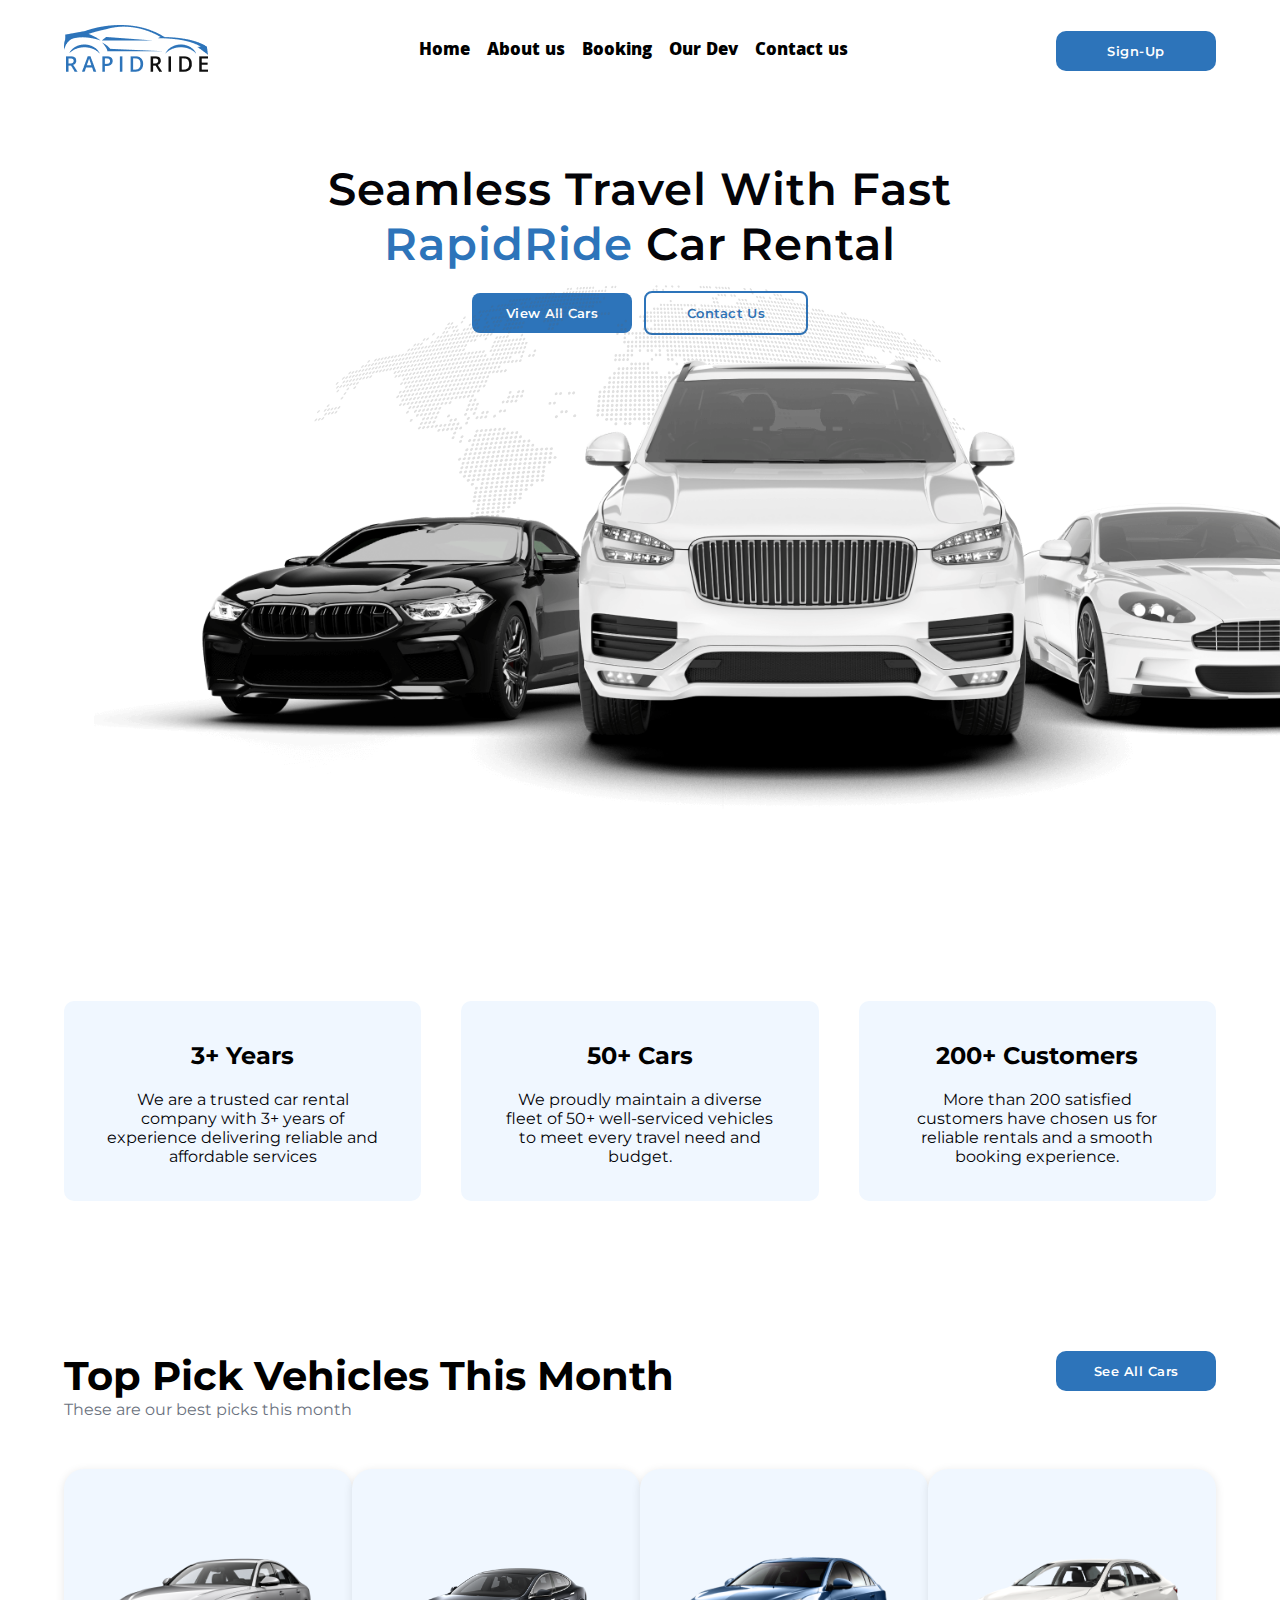
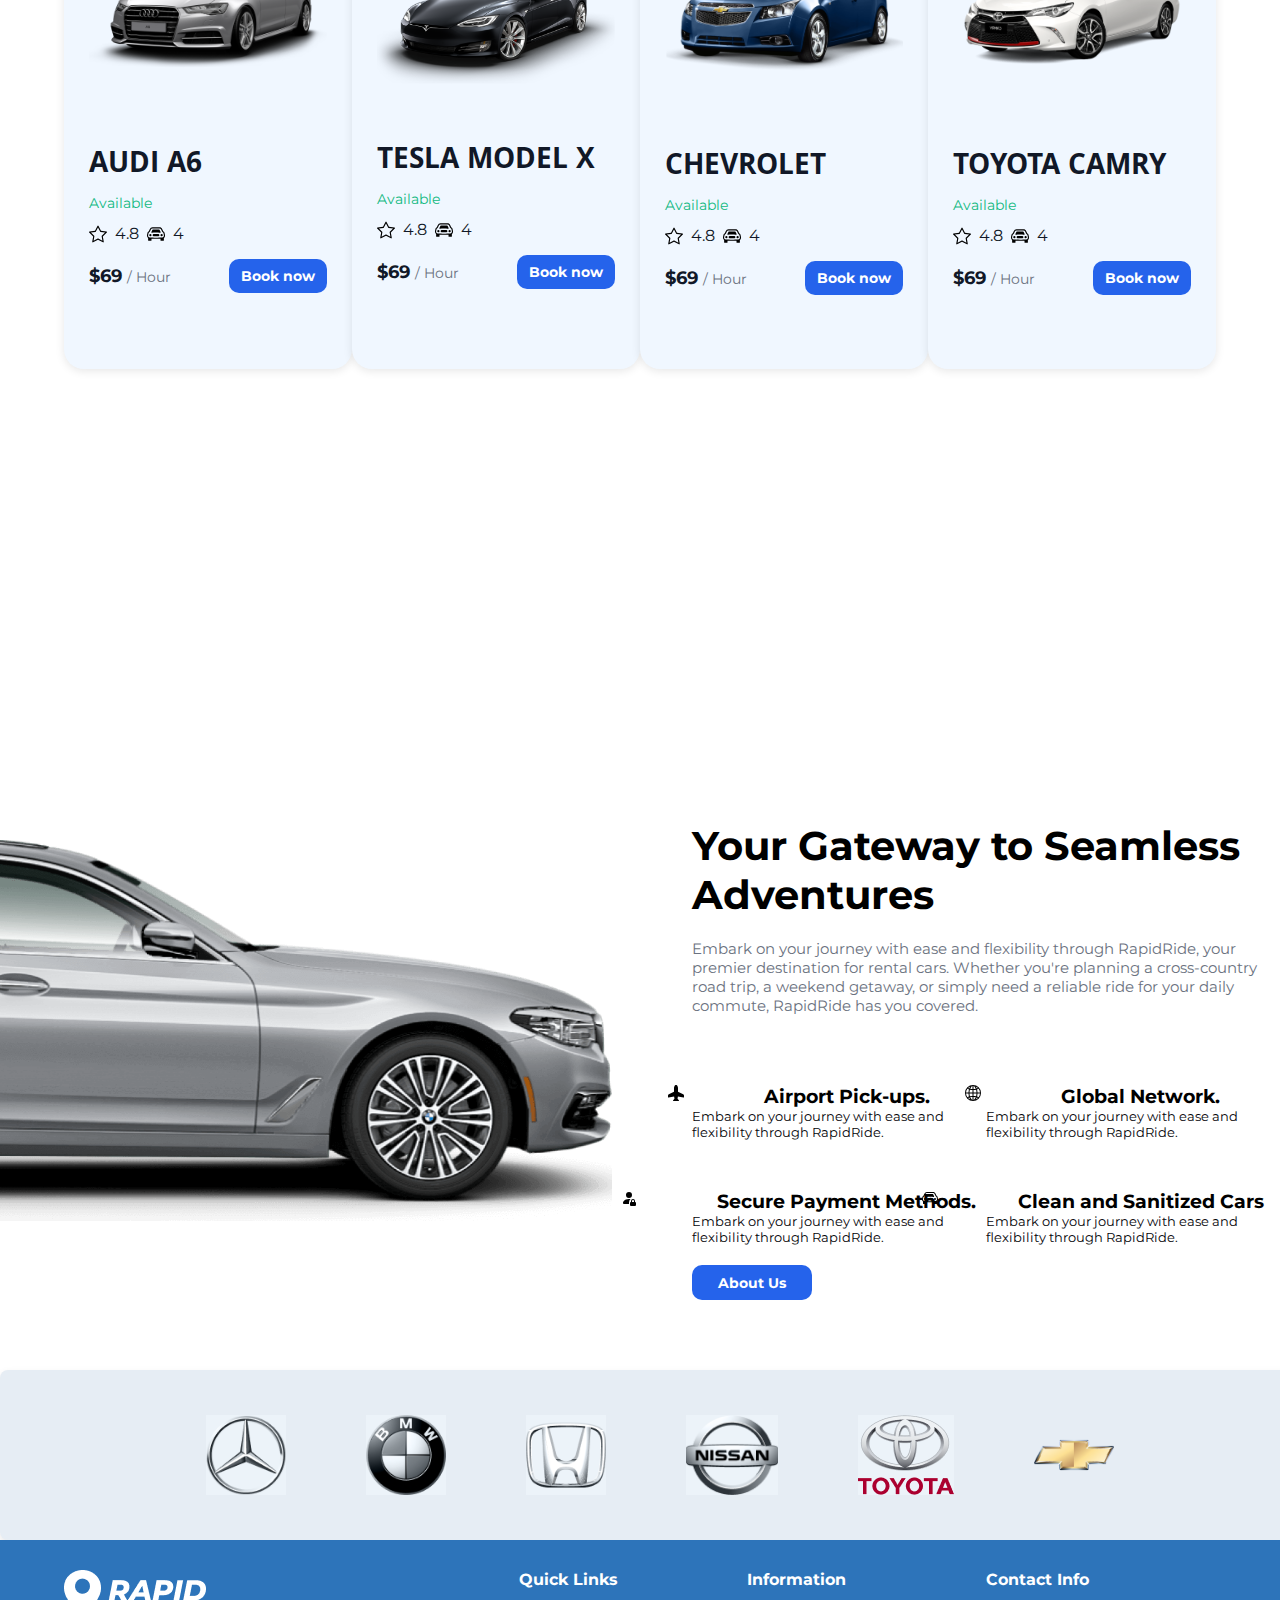
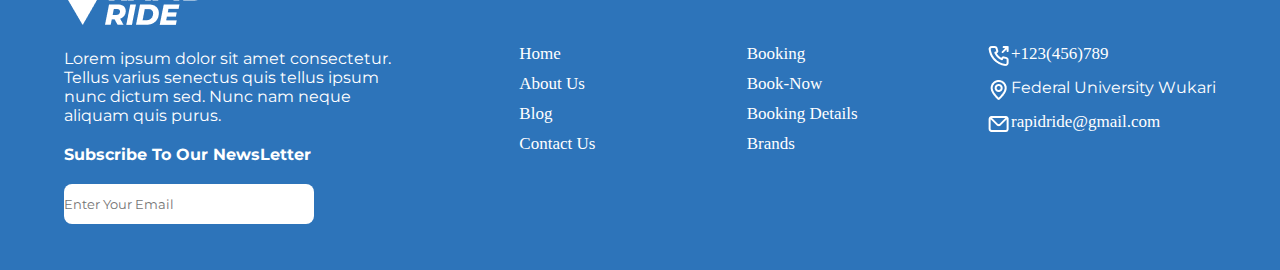
<file: index.html>
<!DOCTYPE html>
<html lang="en">
<head>
    <meta charset="UTF-8">
    <meta name="viewport" content="width=device-width, initial-scale=1.0">
    <link rel="preconnect" href="https://fonts.googleapis.com">
<link rel="preconnect" href="https://fonts.gstatic.com" crossorigin>
<link href="https://fonts.googleapis.com/css2?family=Khula:wght@400;600&family=Montserrat:ital,wght@0,100..900;1,100..900&display=swap" rel="stylesheet">
    <link rel="stylesheet" href="CSS/index.css">
    <title>Car rental</title>
</head>
<body>
    <div class="container-1">
        <div class="hero">
            <header>
                <a href="index.html"><img src="./media/user/logo.png" alt=""></a>
                    <nav>
                        <ul>
                            <li>
                                <a href="index.html">Home</a>
                                <a href="about.html">About us</a>
                                <a href="booking.html">Booking</a>
                                <a href="blog.html">Our Dev</a>
                                <a href="contact.html">Contact us</a>
                            </li>
                        </ul>
                    </nav>
                <a id="book-now-btn" href="sign-up.html">Sign-Up</a>
            </header>
        </div>
        <h1>Seamless Travel With Fast <br> <span>RapidRide</span> Car Rental</h1>
        <div class="hero-btns">
            <a id="hero-btn1" href="booking.html">View All Cars</a>
            <a id="hero-btn2" href="contact.html">Contact Us</a>
        </div>
        <div class="world-map"><img src=".//media/hero/World_Map.png" alt=""></div>
         <div class="hero-car"><img src=".//media/hero/hero-group.png" alt=""></div>
        </div>
  <div class="company-arc">
    <div class="arc-box">
        <h2>3+ Years</h2>
        <p>We are a trusted car rental company with 3+ years of experience delivering reliable and affordable services</p>
    </div>
    <div class="arc-box">
        <h2>50+ Cars</h2>
        <p>We proudly maintain a diverse fleet of 50+ well-serviced vehicles to meet every travel need and budget.</p>
    </div>
    <div class="arc-box">
        <h2>200+ Customers</h2>
        <p>More than 200 satisfied customers have chosen us for reliable rentals and a smooth booking experience.</p>
    </div>
  </div>

    <div class="top-pick">
        <div class="top-pick-head">
            <div class="heading">
                <h1>Top Pick Vehicles This Month</h1>
                <p>These are our  best picks this month</p>
            </div>
            <a href="booking.html">See All Cars</a>
        </div>
        <div class="row">
                <div class="vessel">
                <div class="car-image">
                    <img src="./media/cars/car2.png" alt="Car Name">
                </div>
                <div class="car-info">
                <h2>AUDI A6</h2>
                <p class="status">Available</p>
                <div class="details">
                <img src="./media/icons/star.svg" alt="Rating"> <span>4.8</span>
                <img src="./media/icons/car-front.svg" alt="Seats"> <span>4</span>
                </div>
                <div class="price-booking">
                <p class="price">$69 <span>/ Hour</span></p>
                <button class="book-btn"> <a href="book-now.html">Book now</a></button>
                </div>
                </div>
                </div>
                <div class="vessel">
                <div class="car-image">
                    <img src="./media/cars/tesla2.png" alt="Car Name">
                </div>
                <div class="car-info">
                <h2>TESLA MODEL X</h2>
                <p class="status">Available</p>
                <div class="details">
                <img src="./media/icons/star.svg" alt="Rating"> <span>4.8</span>
                <img src="./media/icons/car-front.svg" alt="Seats"> <span>4</span>
                </div>
                <div class="price-booking">
                <p class="price">$69 <span>/ Hour</span></p>
                <button class="book-btn"><a href="book-now.html">Book now</a></button>
                </div>
                </div>
                </div>
                <div class="vessel">
                <div class="car-image">
                    <img src="./media/cars/image2.png" alt="Car Name">
                </div>
                <div class="car-info">
                <h2>CHEVROLET</h2>
                <p class="status">Available</p>
                <div class="details">
                <img src="./media/icons/star.svg" alt="Rating"> <span>4.8</span>
                <img src="./media/icons/car-front.svg" alt="Seats"> <span>4</span>
                </div>
                <div class="price-booking">
                <p class="price">$69 <span>/ Hour</span></p>
                <button class="book-btn"><a href="book-now.html">Book now</a></button>
                </div>
                </div>
                </div>
                <div class="vessel">
                <div class="car-image">
                    <img src="./media/cars/iamge.png" alt="Car Name">
                </div>
                <div class="car-info">
                <h2>TOYOTA CAMRY</h2>
                <p class="status">Available</p>
                <div class="details">
                <img src="./media/icons/star.svg" alt="Rating"> <span>4.8</span>
                <img src="./media/icons/car-front.svg" alt="Seats"> <span>4</span>
                </div>
                <div class="price-booking">
                <p class="price">$69 <span>/ Hour</span></p>
                <button class="book-btn"><a href="book-now.html">Book now</a></button>
                </div>
                </div>
                </div>
    </div>
        </div>

    <div class="getaway">
        <img src="./media/cars/pngwing-17.png" alt="">
        <div class="getaway-dets">
            <h1>Your Gateway to Seamless Adventures</h1>
            <p>Embark on your journey with ease and flexibility through RapidRide, your premier destination for rental cars. Whether you're planning a cross-country road trip, a weekend getaway, or simply need a reliable ride for your daily commute, RapidRide has you covered.</p>
            <div class="getaway-elements">
                <div class="row">
                    <div class="item">
                        <h3><img src="./media/icons/airplane-fill.svg" alt=""> Airport Pick-ups.</h3>
                        <p>Embark on your journey with ease and flexibility through RapidRide.</p>
                    </div>
                    <div class="item">
                        <h3><img src="./media/icons/globe2.svg" alt=""> Global Network.</h3>
                        <p>Embark on your journey with ease and flexibility through RapidRide.</p>
                    </div>
                </div>
                <div class="row">
                    <div class="item">
                        <h3><img src="./media/icons/person-fill-lock.svg" alt=""> Secure Payment Methods.</h3>
                        <p>Embark on your journey with ease and flexibility through RapidRide.</p>
                    </div>
                    <div class="item">
                        <h3><img src="./media/icons/car-front.svg" alt=""> Clean and Sanitized Cars</h3>
                        <p>Embark on your journey with ease and flexibility through RapidRide.</p>
                    </div>
                </div>
            </div>
            <a href="about.html">About Us</a>
        </div>
    </div>

    <div class="slider-container">
        <div class="slider-track">
            <img src="./media/brands/brand-1.png" alt="">
            <img src="./media/brands/brand-2.png" alt="">
            <img src="./media/brands/brand-3.png" alt="">
            <img src="./media/brands/brand-4.png" alt="">
            <img src="./media/brands/brand-5.png" alt="">
            <img src="./media/brands/brand-6.png" alt="">
        </div>
    </div>
    <footer>
        <div class="side-1">
        <div class="side-1-img">
            <img src="./media/footer/logo.png" alt=""> <img src="./media/footer/Frame-173.png" alt="">
        </div>
            <p>Lorem ipsum dolor sit amet consectetur. <br> Tellus varius senectus quis tellus ipsum <br> nunc dictum sed. Nunc nam neque <br> aliquam quis purus.</p>
            <div class="email-form">
                <h4>Subscribe To Our NewsLetter</h4>
                <form action="">
                    <input type="email" name="" id="" placeholder="Enter Your Email">
                </form>
            </div>
        </div>
        <div class="side-1">
            <h4>Quick Links</h4>
            <div class="pieces">
                <a href="index.html">Home</a>
                <a href="about.html">About Us</a>
                <a href="blog.html">Blog</a>
                <a href="contact.html">Contact Us</a>
            </div>
        </div>
        <div class="side-1">
            <h4>Information</h4>
            <div class="pieces">
                <a href="booking.html">Booking</a>
                <a href="book-now.html">Book-Now</a>
                <a href="book-now.html">Booking Details</a>
                <a href="index.html">Brands</a>
            </div>
        </div>
        <div class="side-1">
            <h4>Contact Info</h4>
            <div class="pieces">
                <div class="contact-info"> <img src="./media/footer/uil-outgoing-call.png" alt=""> <a href="tel:+2348101017433">+123(456)789</a></div>
                <div class="contact-info"> <img src="./media/footer/uil-map-marker.png" alt=""> <a href="maps.com"></a>Federal University Wukari</div>
                <div class="contact-info"> <img src="./media/footer/uil-envelope.png" alt=""> <a href="mailto:example@company.com">rapidride@gmail.com</a></div>
               
            </div>
        </div>
    </footer>
</body>
</html>
</file>
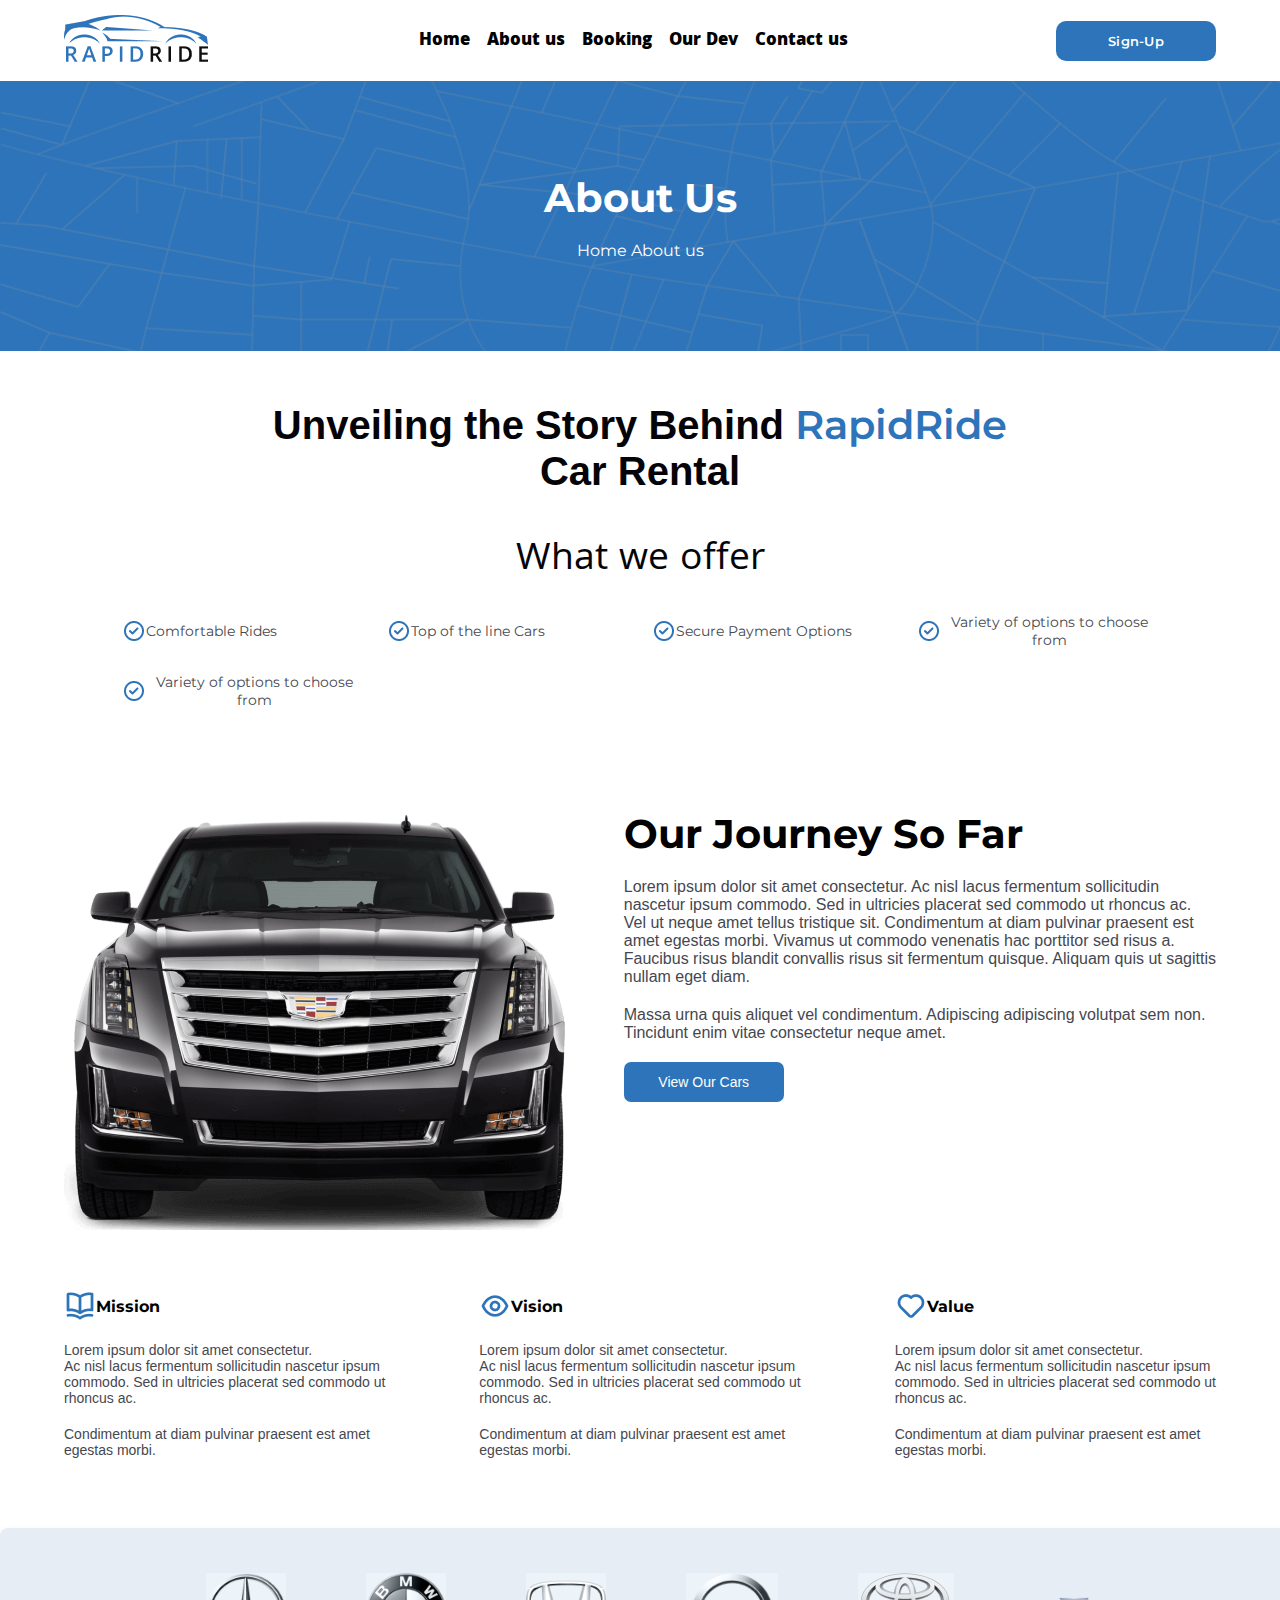
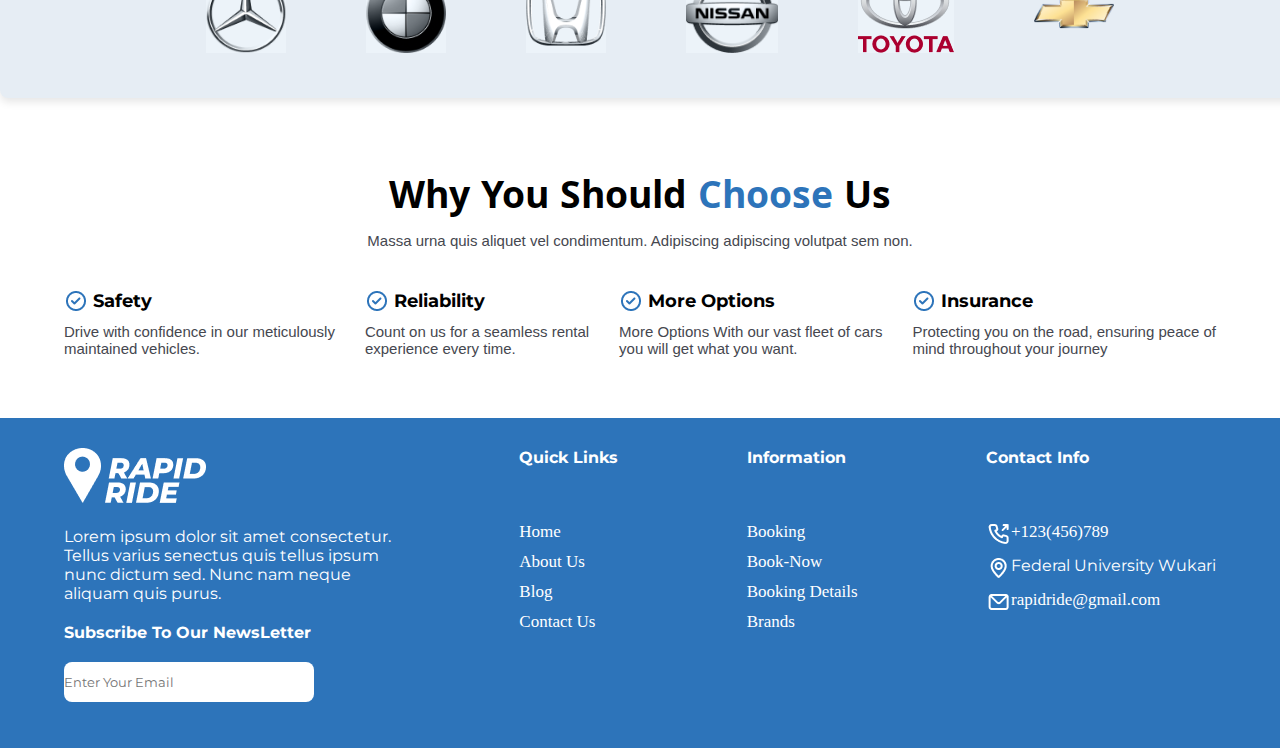
<file: about.html>
<!DOCTYPE html>
<html lang="en">
<head>
    <meta charset="UTF-8">
    <meta name="viewport" content="width=device-width, initial-scale=1.0">
    <link rel="preconnect" href="https://fonts.googleapis.com">
<link rel="preconnect" href="https://fonts.gstatic.com" crossorigin>
<link href="https://fonts.googleapis.com/css2?family=Khula:wght@400;600&family=Montserrat:ital,wght@0,100..900;1,100..900&family=Playwrite+VN+Guides&display=swap" rel="stylesheet">
    <link rel="stylesheet" href="CSS/about.css">
    <title>Car rental</title>
</head>
<body>
    <div class="container-1">
        <header>
            <a href="index.html"><img src="./media/user/logo.png" alt=""></a>
                <nav>
                    <ul>
                        <li>
                            <a href="index.html">Home</a>
                            <a href="about.html">About us</a>
                            <a href="booking.html">Booking</a>
                            <a href="blog.html">Our Dev</a>
                            <a href="contact.html">Contact us</a>
                        </li>
                    </ul>
                </nav>
            <a id="book-now-btn" href="sign-up.html">Sign-Up</a>
        </header>

        <div class="intro">
            <h1>About Us</h1> <br>

           <div class="intro-box"> <a href="index.html">Home</a> <a href="about.html">About us</a></div>
        </div>
        
    </div>
    <div class="container-2">
        <h1>Unveiling the Story Behind <span>RapidRide</span> <br> Car Rental</h1>
        <h5>What we offer</h5>
        <ul class="list">
            <li><img src="./media/icons/uil-check-circle.png" alt="">Comfortable Rides</li>
            <li><img src="./media/icons/uil-check-circle.png" alt="">Top of the line Cars</li>
            <li><img src="./media/icons/uil-check-circle.png" alt="">Secure Payment Options</li>
            <li><img src="./media/icons/uil-check-circle.png" alt="">Variety of options to choose from</li>
            <li><img src="./media/icons/uil-check-circle.png" alt="">Variety of options to choose from</li>
            
        </ul>
    </div>
    <div class="journey">
        <img src="./media/blogs/car.png" alt="">
        <div class="j-txt">
            <h1>Our Journey So Far</h1>
            <p>Lorem ipsum dolor sit amet consectetur. Ac nisl lacus fermentum sollicitudin <br>
                 nascetur ipsum commodo. Sed in ultricies placerat sed commodo ut rhoncus ac. <br>
                 Vel ut neque amet tellus tristique sit. Condimentum at diam pulvinar praesent est <br>
                  amet egestas morbi. Vivamus ut commodo venenatis hac porttitor sed risus a. <br>
                   Faucibus risus blandit convallis risus sit fermentum quisque. Aliquam quis ut sagittis <br>
                    nullam eget diam.
            </p>
            <p>Massa urna quis aliquet vel condimentum. Adipiscing adipiscing volutpat sem non. <br>
            Tincidunt enim vitae consectetur neque amet.</p>
            <a href="booking.html">View Our Cars</a>
        </div>
    </div>

    <div class="random">
        <div class="rand">
            <h4><img src="./media/user/uil-book-open.png" alt=""> Mission</h4>
            <p>Lorem ipsum dolor sit amet consectetur. <br>
                Ac nisl lacus fermentum sollicitudin nascetur ipsum <br>
                commodo. Sed in ultricies placerat sed commodo ut <br> rhoncus ac.
            </p>
            <p>Condimentum at diam pulvinar praesent est amet <br>
                egestas morbi.
            </p>
        </div>
        <div class="rand">
            <h4><img src="./media/user/uil-eye.png" alt=""> Vision</h4>
            <p>Lorem ipsum dolor sit amet consectetur. <br>
                Ac nisl lacus fermentum sollicitudin nascetur ipsum <br>
                commodo. Sed in ultricies placerat sed commodo ut <br> rhoncus ac.
            </p>
            <p>Condimentum at diam pulvinar praesent est amet <br>
                egestas morbi.
            </p>
        </div>
        <div class="rand">
            <h4><img src="./media/user/uil-heart.png" alt=""> Value</h4>
            <p>Lorem ipsum dolor sit amet consectetur. <br>
                Ac nisl lacus fermentum sollicitudin nascetur ipsum <br>
                commodo. Sed in ultricies placerat sed commodo ut <br> rhoncus ac.
            </p>
            <p>Condimentum at diam pulvinar praesent est amet <br>
                egestas morbi.
            </p>
        </div>
        
    </div>

     <div class="slider-container">
        <div class="slider-track">
            <img src="./media/brands/brand-1.png" alt="">
            <img src="./media/brands/brand-2.png" alt="">
            <img src="./media/brands/brand-3.png" alt="">
            <img src="./media/brands/brand-4.png" alt="">
            <img src="./media/brands/brand-5.png" alt="">
            <img src="./media/brands/brand-6.png" alt="">
        </div>
    </div>

    <div class="choose-us">
        <div class="heading">
            <h1>Why You Should <span>Choose</span> Us</h1>
            <p>Massa urna quis aliquet vel condimentum. Adipiscing adipiscing volutpat sem non.</p>
        </div>
        <div class="ad">
            <div class="ad-1">
                <h4><img src="./media/icons/uil-check-circle.png" alt="">Safety</h4>
                <p>Drive with confidence in our meticulously <br>maintained vehicles.</p>
            </div>
            <div class="ad-1">
                <h4><img src="./media/icons/uil-check-circle.png" alt="">Reliability</h4>
                <p>Count on us for a seamless rental <br>experience every time.</p>
            </div>
            <div class="ad-1">
                <h4><img src="./media/icons/uil-check-circle.png" alt="">More Options</h4>
                <p>More Options With our vast fleet of cars <br> you will get what you want.</p>
            </div>
            <div class="ad-1">
                <h4><img src="./media/icons/uil-check-circle.png" alt="">Insurance</h4>
                <p>Protecting you on the road, ensuring peace of <br>mind throughout your journey</p>
            </div>
            
        </div>
    </div>
    <footer>
        <div class="side-1">
        <div class="side-1-img">
            <img src="./media/footer/logo.png" alt=""> <img src="./media/footer/Frame-173.png" alt="">
        </div>
            <p>Lorem ipsum dolor sit amet consectetur. <br> Tellus varius senectus quis tellus ipsum <br> nunc dictum sed. Nunc nam neque <br> aliquam quis purus.</p>
            <div class="email-form">
                <h4>Subscribe To Our NewsLetter</h4>
                <form action="">
                    <input type="email" name="" id="" placeholder="Enter Your Email">
                </form>
            </div>
        </div>
        <div class="side-1">
            <h4>Quick Links</h4>
            <div class="pieces">
                <a href="index.html">Home</a>
                <a href="about.html">About Us</a>
                <a href="blog.html">Blog</a>
                <a href="contact.html">Contact Us</a>
            </div>
        </div>
        <div class="side-1">
            <h4>Information</h4>
            <div class="pieces">
                <a href="booking.html">Booking</a>
                <a href="book-now.html">Book-Now</a>
                <a href="book-now.html">Booking Details</a>
                <a href="index.html">Brands</a>
            </div>
        </div>
        <div class="side-1">
            <h4>Contact Info</h4>
            <div class="pieces">
                <div class="contact-info"> <img src="./media/footer/uil-outgoing-call.png" alt=""> <a href="tel:+2348101017433">+123(456)789</a></div>
                <div class="contact-info"> <img src="./media/footer/uil-map-marker.png" alt=""> <a href="maps.com"></a>Federal University Wukari</div>
                <div class="contact-info"> <img src="./media/footer/uil-envelope.png" alt=""> <a href="mailto:example@company.com">rapidride@gmail.com</a></div>
               
            </div>
        </div>
    </footer>
</body>
</file>
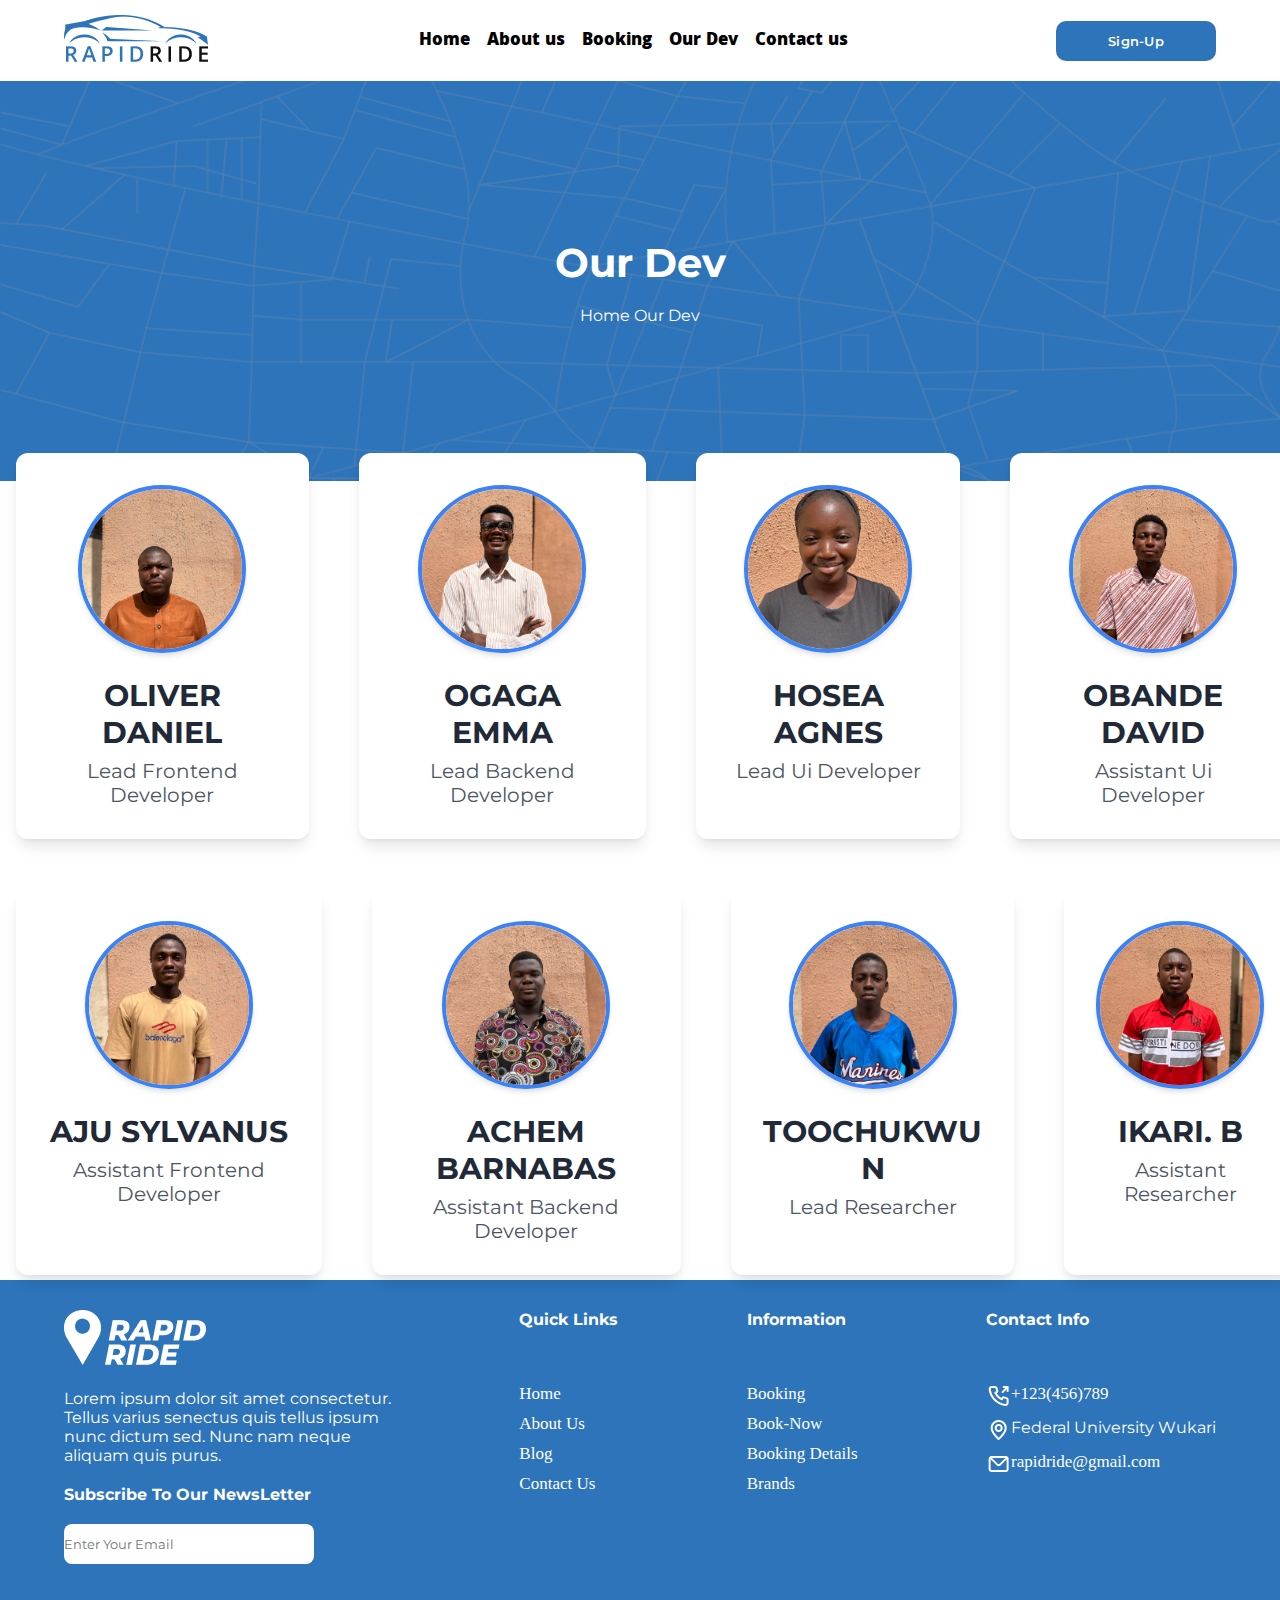
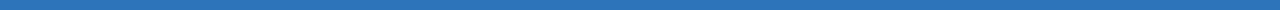
<file: blog.html>
<!DOCTYPE html>
<html lang="en">
<head>
    <meta charset="UTF-8">
    <meta name="viewport" content="width=device-width, initial-scale=1.0">
    <link rel="preconnect" href="https://fonts.gstatic.com" crossorigin>
<link href="https://fonts.googleapis.com/css2?family=Khula:wght@400;600&family=Montserrat:ital,wght@0,100..900;1,100..900&display=swap" rel="stylesheet">
    <link rel="stylesheet" href="CSS/blog.css">
    <title>Car rental</title>
</head>
<body>
    <div class="container-1">
        <header>
            <a href="index.html"><img src="./media/user/logo.png" alt=""></a>
                <nav>
                    <ul>
                        <li>
                            <a href="index.html">Home</a>
                            <a href="about.html">About us</a>
                            <a href="booking.html">Booking</a>
                            <a href="blog.html">Our Dev</a>
                            <a href="contact.html">Contact us</a>
                        </li>
                    </ul>
                </nav>
            <a id="book-now-btn" href="book-now.html">Sign-Up</a>
        </header>

        <div class="intro">
            <h1>Our Dev</h1> <br>

           <div class="intro-box"> <a href="index.html">Home</a> <a href="contact.html">Our Dev</a></div>
        </div>
        
    </div>

    <div class="container-2">
        <div class="row">
            <div class="our-dev">
                <img src="./media/our devs/OLIVER.jpg" alt="Team Member Profile">
                <h3>OLIVER DANIEL</h3>
                <p>Lead Frontend Developer</p>
            </div>
            <div class="our-dev">
                <img src="./media/our devs/EMMA.jpg" alt="Team Member Profile">
                <h3>OGAGA EMMA</h3>
                <p>Lead Backend Developer</p>
            </div>
            <div class="our-dev">
                <img src="./media/our devs/AGNES.jpg" alt="Team Member Profile">
                <h3>HOSEA AGNES</h3>
                <p>Lead Ui Developer</p>
            </div>
            <div class="our-dev">
                <img src="./media/our devs/DAVID.jpg" alt="Team Member Profile">
                <h3>OBANDE DAVID</h3>
                <p>Assistant Ui Developer</p>
            </div>
            
        </div>
        <div class="row">
            <div class="our-dev">
                <img src="./media/our devs/AB.jpg" alt="Team Member Profile">
                <h3>AJU SYLVANUS</h3>
                <p>Assistant Frontend Developer</p>
            </div>
            <div class="our-dev">
                <img src="./media/our devs/BARNABAS.jpg" alt="Team Member Profile">
                <h3>ACHEM BARNABAS</h3>
                <p>Assistant Backend Developer</p>
            </div>
            <div class="our-dev">
                <img src="./media/our devs/TOCHI.jpg" alt="Team Member Profile">
                <h3>TOOCHUKWU N</h3>
                <p>Lead Researcher</p>
            </div>
            <div class="our-dev">
                <img src="./media/our devs/JOHN DOE.jpg" alt="Team Member Profile">
                <h3>IKARI. B</h3>
                <p>Assistant Researcher</p>
            </div>
        </div>
    </div>

    <footer>
        <div class="side-1">
        <div class="side-1-img">
            <img src="./media/footer/logo.png" alt=""> <img src="./media/footer/Frame-173.png" alt="">
        </div>
            <p>Lorem ipsum dolor sit amet consectetur. <br> Tellus varius senectus quis tellus ipsum <br> nunc dictum sed. Nunc nam neque <br> aliquam quis purus.</p>
            <div class="email-form">
                <h4>Subscribe To Our NewsLetter</h4>
                <form action="">
                    <input type="email" name="" id="" placeholder="Enter Your Email">
                </form>
            </div>
        </div>
        <div class="side-1">
            <h4>Quick Links</h4>
            <div class="pieces">
                <a href="index.html">Home</a>
                <a href="about.html">About Us</a>
                <a href="blog.html">Blog</a>
                <a href="contact.html">Contact Us</a>
            </div>
        </div>
        <div class="side-1">
            <h4>Information</h4>
            <div class="pieces">
                <a href="booking.html">Booking</a>
                <a href="book-now.html">Book-Now</a>
                <a href="book-now.html">Booking Details</a>
                <a href="index.html">Brands</a>
            </div>
        </div>
        <div class="side-1">
            <h4>Contact Info</h4>
            <div class="pieces">
                <div class="contact-info"> <img src="./media/footer/uil-outgoing-call.png" alt=""> <a href="tel:+2348101017433">+123(456)789</a></div>
                <div class="contact-info"> <img src="./media/footer/uil-map-marker.png" alt=""> <a href="maps.com"></a>Federal University Wukari</div>
                <div class="contact-info"> <img src="./media/footer/uil-envelope.png" alt=""> <a href="mailto:example@company.com">rapidride@gmail.com</a></div>
               
            </div>
        </div>
    </footer>
</body>
</file>
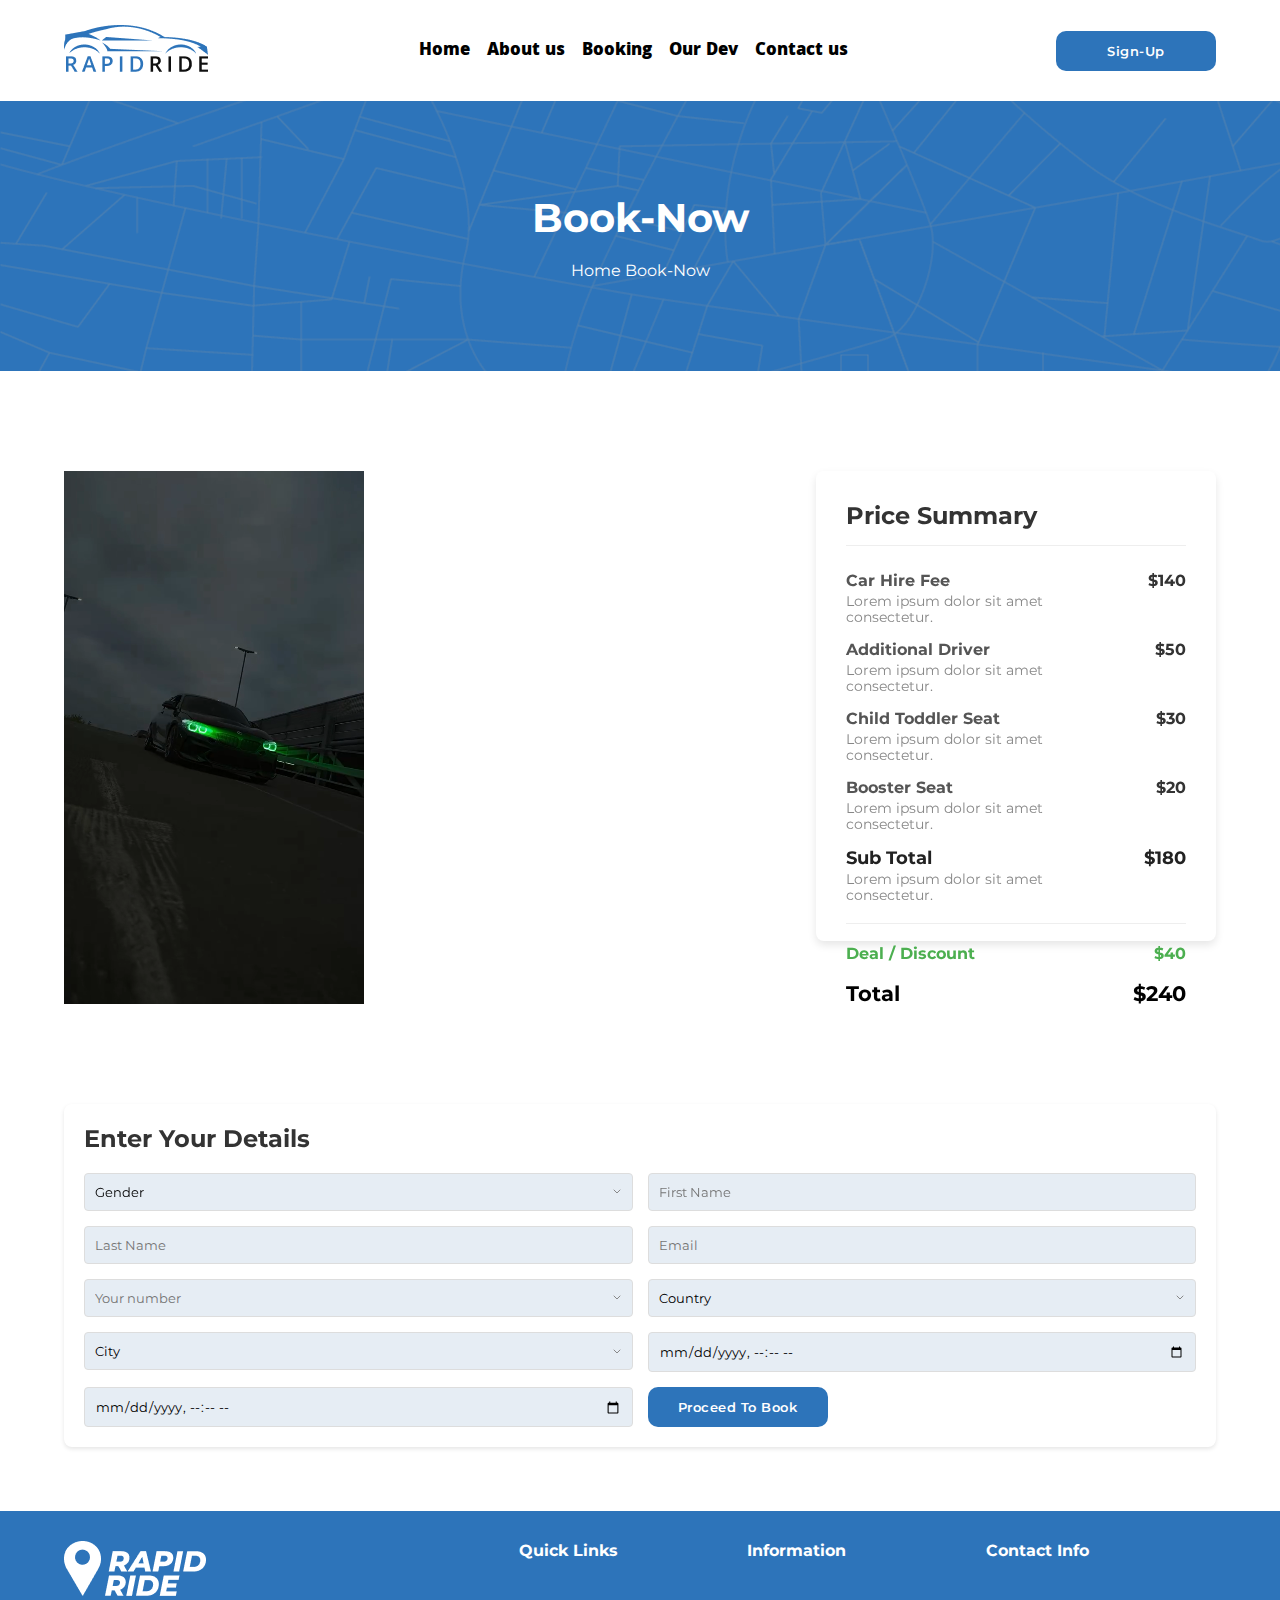
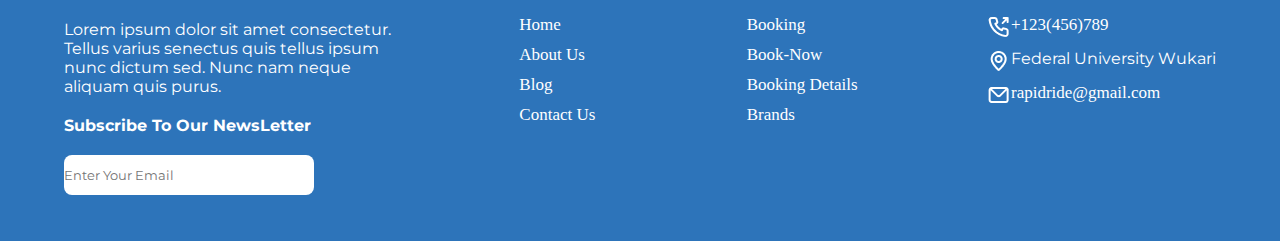
<file: book-now.html>
<!DOCTYPE html>
<html lang="en">
<head>
    <meta charset="UTF-8">
    <meta name="viewport" content="width=device-width, initial-scale=1.0">
    <link rel="preconnect" href="https://fonts.googleapis.com">
<link rel="preconnect" href="https://fonts.gstatic.com" crossorigin>
<link href="https://fonts.googleapis.com/css2?family=Khula:wght@400;600&family=Montserrat:ital,wght@0,100..900;1,100..900&display=swap" rel="stylesheet">
    <link rel="stylesheet" href="CSS/book-now.css">
    <title>Car rental</title>
</head>
<body>
    <div class="hero">
            <header>
                <a href="index.html"><img src="./media/user/logo.png" alt=""></a>
                    <nav>
                        <ul>
                            <li>
                                <a href="index.html">Home</a>
                                <a href="about.html">About us</a>
                                <a href="booking.html">Booking</a>
                                <a href="blog.html">Our Dev</a>
                                <a href="contact.html">Contact us</a>
                            </li>
                        </ul>
                    </nav>
                <a id="book-now-btn" href="sign-up.html">Sign-Up</a>
            </header>

    </div>

         <div class="intro">
            <h1>Book-Now</h1> <br>

           <div class="intro-box"> <a href="index.html">Home</a> <a href="about.html">Book-Now</a></div>
        </div>

        <div class="larger-container">
        <div class="container">
             <video autoplay muted loop playsinline style="width: 100%; height: auto;">
              <source src="./media/videos/SaveClip.App_AQNOzwB4crU8at2SU6cgKvklUiYxf-iC07uWppCm1WwDDYai3cunz6Px2NQACDkoiT44aJh-b2af570VW4J2YmHT1_ZqsiCxUNE-TIM.mp4" type="video/mp4">
                Your browser does not support the video tag.
            </video>
            </div>
            <div class="price-summary-card">
  <h2 class="summary-title">Price Summary</h2>

  <div class="summary-item">
    <div class="item-details">
      <div class="item-name">Car Hire Fee</div>
      <div class="item-description">Lorem ipsum dolor sit amet consectetur.</div>
    </div>
    <div class="item-price">$140</div>
  </div>

  <div class="summary-item">
    <div class="item-details">
      <div class="item-name">Additional Driver</div>
      <div class="item-description">Lorem ipsum dolor sit amet consectetur.</div>
    </div>
    <div class="item-price">$50</div>
  </div>

  <div class="summary-item">
    <div class="item-details">
      <div class="item-name">Child Toddler Seat</div>
      <div class="item-description">Lorem ipsum dolor sit amet consectetur.</div>
    </div>
    <div class="item-price">$30</div>
  </div>

  <div class="summary-item">
    <div class="item-details">
      <div class="item-name">Booster Seat</div>
      <div class="item-description">Lorem ipsum dolor sit amet consectetur.</div>
    </div>
    <div class="item-price">$20</div>
  </div>

  <div class="summary-item sub-total">
    <div class="item-details">
      <div class="item-name">Sub Total</div>
      <div class="item-description">Lorem ipsum dolor sit amet consectetur.</div>
    </div>
    <div class="item-price">$180</div>
  </div>

  <div class="summary-separator"></div>

  <div class="summary-item discount">
    <div class="item-details">
      <div class="item-name">Deal / Discount</div>
    </div>
    <div class="item-price">$40</div>
  </div>

  <div class="summary-item total">
    <div class="item-details">
      <div class="item-name">Total</div>
    </div>
    <div class="item-price">$240</div>
  </div>
</div>
        </div>
        </div>

       <div class="details-form-container">
  <h2 class="form-title">Enter Your Details</h2>
  <div class="form-grid">
    
    <div class="form-field-wrapper">
      <select class="form-input select-field">
        <option value="">Gender</option>
        <option value="male">Male</option>
        <option value="female">Female</option>
        <option value="other">Other</option>
      </select>
      <div class="dropdown-arrow">
        <svg width="12" height="12" viewBox="0 0 24 24" fill="none" stroke="currentColor" stroke-width="2" stroke-linecap="round" stroke-linejoin="round" class="feather feather-chevron-down">
          <polyline points="6 9 12 15 18 9"></polyline>
        </svg>
      </div>
    </div>

    <input type="text" placeholder="First Name" class="form-input">
    <input type="text" placeholder="Last Name" class="form-input">
    <input type="email" placeholder="Email" class="form-input">
    
    <div class="form-field-wrapper">
      <input type="text" placeholder="Your number" class="form-input">
      <div class="dropdown-arrow">
        <svg width="12" height="12" viewBox="0 0 24 24" fill="none" stroke="currentColor" stroke-width="2" stroke-linecap="round" stroke-linejoin="round" class="feather feather-chevron-down">
          <polyline points="6 9 12 15 18 9"></polyline>
        </svg>
      </div>
    </div>

    <div class="form-field-wrapper">
      <select class="form-input select-field">
        <option value="">Country</option>
        <option value="usa">United States</option>
        <option value="gbr">United Kingdom</option>
        <option value="can">Canada</option>
        <option value="aus">Australia</option>
        <option value="nga">Nigeria</option>
        </select>
      <div class="dropdown-arrow">
        <svg width="12" height="12" viewBox="0 0 24 24" fill="none" stroke="currentColor" stroke-width="2" stroke-linecap="round" stroke-linejoin="round" class="feather feather-chevron-down">
          <polyline points="6 9 12 15 18 9"></polyline>
        </svg>
      </div>
    </div>

    <div class="form-field-wrapper">
      <select class="form-input select-field">
        <option value="">City</option>
        <option value="ny">New York</option>
        <option value="la">Los Angeles</option>
        <option value="ldn">London</option>
        <option value="tky">Tokyo</option>
        <option value="abj">Abuja</option>
        </select>
      <div class="dropdown-arrow">
        <svg width="12" height="12" viewBox="0 0 24 24" fill="none" stroke="currentColor" stroke-width="2" stroke-linecap="round" stroke-linejoin="round" class="feather feather-chevron-down">
          <polyline points="6 9 12 15 18 9"></polyline>
        </svg>
      </div>
    </div>
    
    <div class="form-field-wrapper">
      <input type="datetime-local" class="form-input" placeholder="Pick-up Date & Time">
    </div>
    <div class="form-field-wrapper">
      <input type="datetime-local" class="form-input" placeholder="Return Date & Time">
    </div>

    <button type="submit" class="pay">Proceed To Book</button>
  </div>
</div>
</div>

<footer>
        <div class="side-1">
        <div class="side-1-img">
            <img src="./media/footer/logo.png" alt=""> <img src="./media/footer/Frame-173.png" alt="">
        </div>
            <p>Lorem ipsum dolor sit amet consectetur. <br> Tellus varius senectus quis tellus ipsum <br> nunc dictum sed. Nunc nam neque <br> aliquam quis purus.</p>
            <div class="email-form">
                <h4>Subscribe To Our NewsLetter</h4>
                <form action="">
                    <input type="email" name="" id="" placeholder="Enter Your Email">
                </form>
            </div>
        </div>
        <div class="side-1">
            <h4>Quick Links</h4>
            <div class="pieces">
                <a href="index.html">Home</a>
                <a href="about.html">About Us</a>
                <a href="blog.html">Blog</a>
                <a href="contact.html">Contact Us</a>
            </div>
        </div>
        <div class="side-1">
            <h4>Information</h4>
            <div class="pieces">
                <a href="booking.html">Booking</a>
                <a href="book-now.html">Book-Now</a>
                <a href="book-now.html">Booking Details</a>
                <a href="index.html">Brands</a>
            </div>
        </div>
        <div class="side-1">
            <h4>Contact Info</h4>
            <div class="pieces">
                <div class="contact-info"> <img src="./media/footer/uil-outgoing-call.png" alt=""> <a href="tel:+2348101017433">+123(456)789</a></div>
                <div class="contact-info"> <img src="./media/footer/uil-map-marker.png" alt=""> <a href="maps.com"></a>Federal University Wukari</div>
                <div class="contact-info"> <img src="./media/footer/uil-envelope.png" alt=""> <a href="mailto:example@company.com">rapidride@gmail.com</a></div>
               
            </div>
        </div>
    </footer>
</body>
</file>
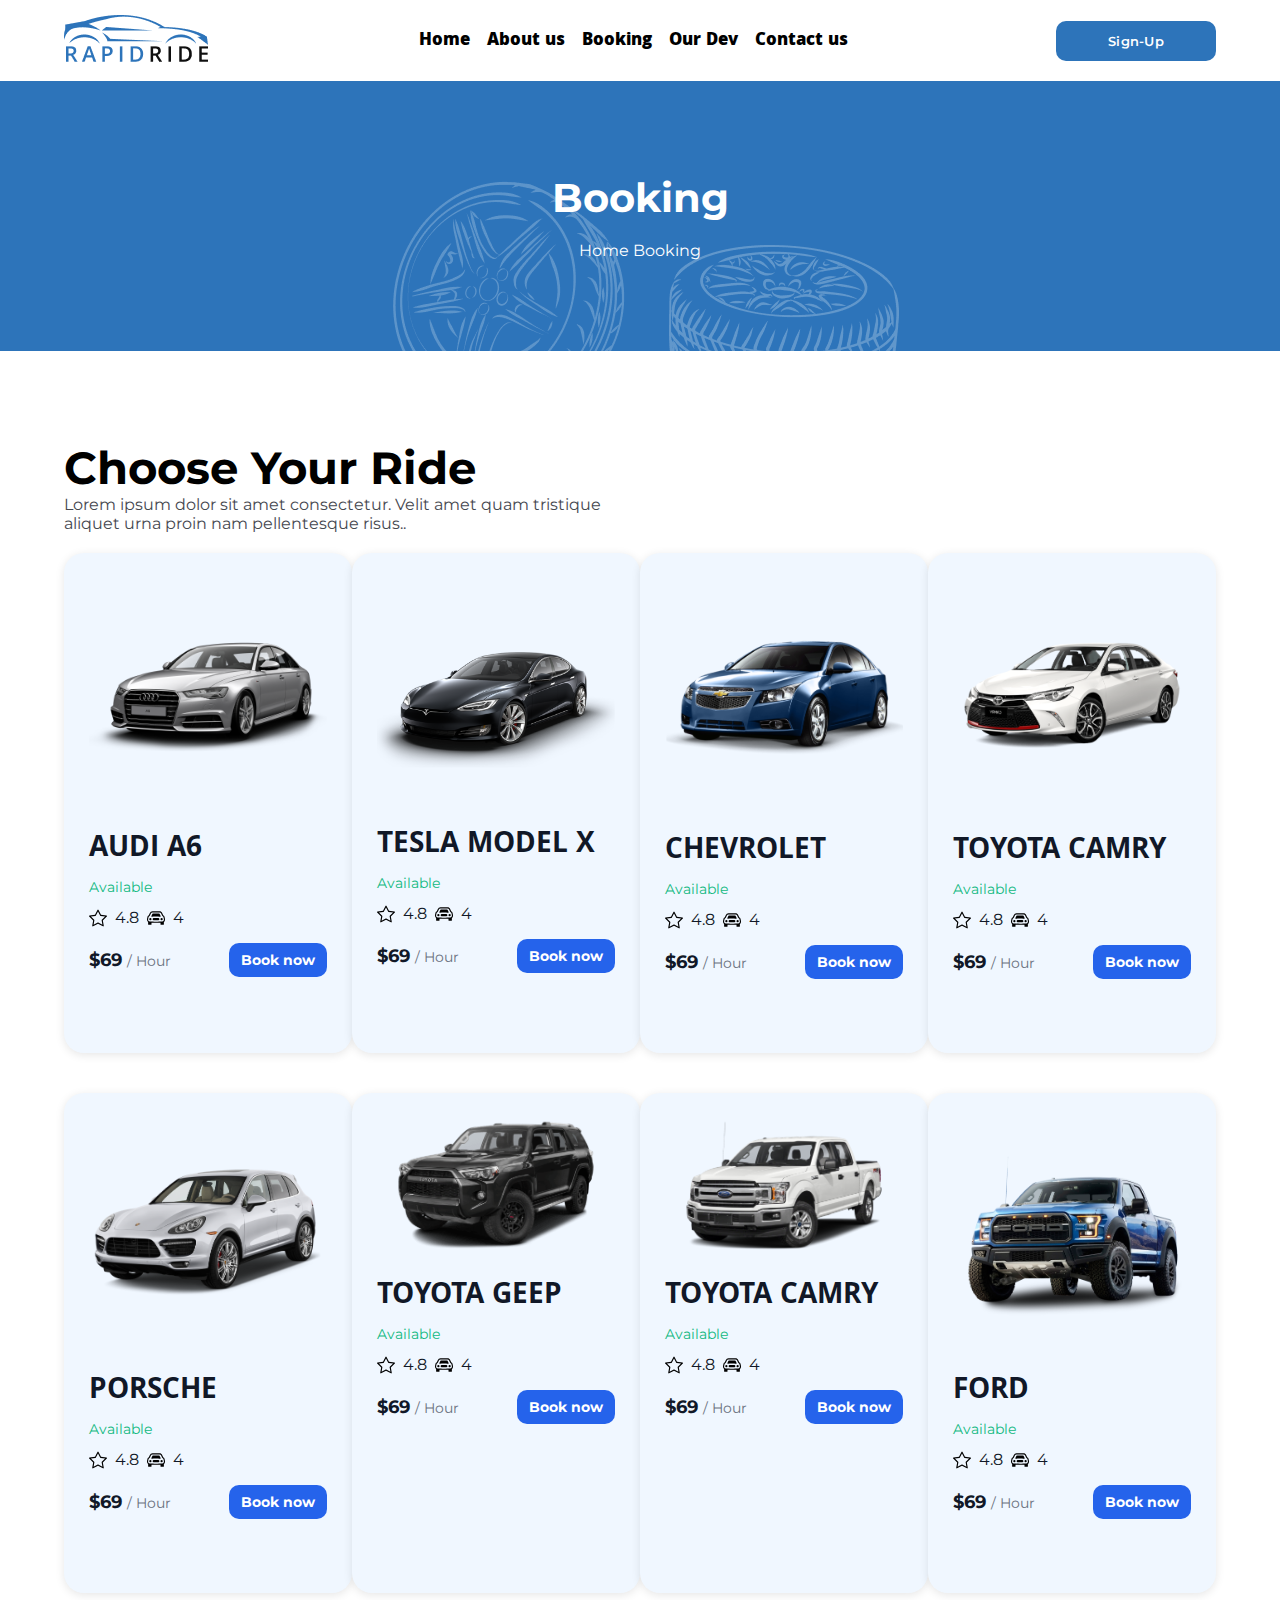
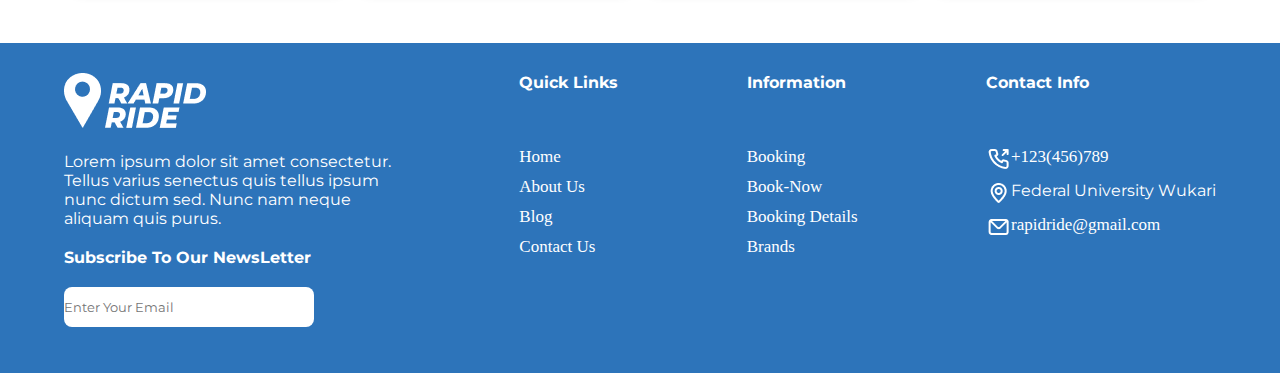
<file: booking.html>
<!DOCTYPE html>
<html lang="en">
<head>
    <meta charset="UTF-8">
    <meta name="viewport" content="width=device-width, initial-scale=1.0">
    <link rel="preconnect" href="https://fonts.googleapis.com">
<link rel="preconnect" href="https://fonts.gstatic.com" crossorigin>
<link href="https://fonts.googleapis.com/css2?family=Khula:wght@400;600&family=Montserrat:ital,wght@0,100..900;1,100..900&family=Playwrite+VN+Guides&display=swap" rel="stylesheet">
    <link rel="stylesheet" href="CSS/booking.css">
    <title>Car rental</title>
</head>
<body>
    <div class="container-1">
        <header>
            <a href="index.html"><img src="./media/user/logo.png" alt=""></a>
                <nav>
                    <ul>
                        <li>
                            <a href="index.html">Home</a>
                            <a href="about.html">About us</a>
                            <a href="booking.html">Booking</a>
                            <a href="blog.html">Our Dev</a>
                            <a href="contact.html">Contact us</a>
                        </li>
                    </ul>
                </nav>
            <a id="book-now-btn" href="sign-up.html">Sign-Up</a>
        </header>

        <div class="intro">
            <h1>Booking</h1> <br>

           <div class="intro-box"> <a href="index.html">Home</a> <a href="about.html">Booking</a></div>
        </div>
        
    </div>
    <div class="container-2"> 
        <div class="heading">
            <h1>Choose Your Ride</h1>
            <p>Lorem ipsum dolor sit amet consectetur. Velit amet quam tristique <br>aliquet urna proin nam pellentesque risus..</p>
        </div>
        <div class="selection">
            <div class="row">
                <div class="vessel">
                <div class="car-image">
                    <img src="./media/cars/car2.png" alt="Car Name">
                </div>
                <div class="car-info">
                <h2>AUDI A6</h2>
                <p class="status">Available</p>
                <div class="details">
                <img src="./media/icons/star.svg" alt="Rating"> <span>4.8</span>
                <img src="./media/icons/car-front.svg" alt="Seats"> <span>4</span>
                </div>
                <div class="price-booking">
                <p class="price">$69 <span>/ Hour</span></p>
                <button class="book-btn"> <a href="book-now.html">Book now</a></button>
                </div>
                </div>
                </div>
                <div class="vessel">
                <div class="car-image">
                    <img src="./media/cars/tesla2.png" alt="Car Name">
                </div>
                <div class="car-info">
                <h2>TESLA MODEL X</h2>
                <p class="status">Available</p>
                <div class="details">
                <img src="./media/icons/star.svg" alt="Rating"> <span>4.8</span>
                <img src="./media/icons/car-front.svg" alt="Seats"> <span>4</span>
                </div>
                <div class="price-booking">
                <p class="price">$69 <span>/ Hour</span></p>
                <button class="book-btn"><a href="book-now.html">Book now</a></button>
                </div>
                </div>
                </div>
                <div class="vessel">
                <div class="car-image">
                    <img src="./media/cars/image2.png" alt="Car Name">
                </div>
                <div class="car-info">
                <h2>CHEVROLET</h2>
                <p class="status">Available</p>
                <div class="details">
                <img src="./media/icons/star.svg" alt="Rating"> <span>4.8</span>
                <img src="./media/icons/car-front.svg" alt="Seats"> <span>4</span>
                </div>
                <div class="price-booking">
                <p class="price">$69 <span>/ Hour</span></p>
                <button class="book-btn"><a href="book-now.html">Book now</a></button>
                </div>
                </div>
                </div>
                <div class="vessel">
                <div class="car-image">
                    <img src="./media/cars/iamge.png" alt="Car Name">
                </div>
                <div class="car-info">
                <h2>TOYOTA CAMRY</h2>
                <p class="status">Available</p>
                <div class="details">
                <img src="./media/icons/star.svg" alt="Rating"> <span>4.8</span>
                <img src="./media/icons/car-front.svg" alt="Seats"> <span>4</span>
                </div>
                <div class="price-booking">
                <p class="price">$69 <span>/ Hour</span></p>
                <button class="book-btn"><a href="book-now.html">Book now</a></button>
                </div>
                </div>
                </div>
                
            </div>
            <div class="row">
                <div class="vessel">
                <div class="car-image">
                    <img src="./media/cars/iamge3.png" alt="Car Name">
                </div>
                <div class="car-info">
                <h2>PORSCHE</h2>
                <p class="status">Available</p>
                <div class="details">
                <img src="./media/icons/star.svg" alt="Rating"> <span>4.8</span>
                <img src="./media/icons/car-front.svg" alt="Seats"> <span>4</span>
                </div>
                <div class="price-booking">
                <p class="price">$69 <span>/ Hour</span></p>
                <button class="book-btn"><a href="book-now.html">Book now</a></button>
                </div>
                </div>
                </div>
                <div class="vessel">
                <div class="car-image">
                    <img src="./media/cars/images3.png" alt="Car Name">
                </div>
                <div class="car-info">
                <h2>TOYOTA GEEP</h2>
                <p class="status">Available</p>
                <div class="details">
                <img src="./media/icons/star.svg" alt="Rating"> <span>4.8</span>
                <img src="./media/icons/car-front.svg" alt="Seats"> <span>4</span>
                </div>
                <div class="price-booking">
                <p class="price">$69 <span>/ Hour</span></p>
                <button class="book-btn"><a href="book-now.html">Book now</a></button>
                </div>
                </div>
                </div>
                <div class="vessel">
                <div class="car-image">
                    <img src="./media/cars/pngwing-8.png" alt="Car Name">
                </div>
                <div class="car-info">
                <h2>TOYOTA CAMRY</h2>
                <p class="status">Available</p>
                <div class="details">
                <img src="./media/icons/star.svg" alt="Rating"> <span>4.8</span>
                <img src="./media/icons/car-front.svg" alt="Seats"> <span>4</span>
                </div>
                <div class="price-booking">
                <p class="price">$69 <span>/ Hour</span></p>
                <button class="book-btn"><a href="book-now.html">Book now</a></button>
                </div>
                </div>
                </div>
                <div class="vessel">
                <div class="car-image">
                    <img src="./media/cars/iamge4.png" alt="Car Name">
                </div>
                <div class="car-info">
                <h2>FORD</h2>
                <p class="status">Available</p>
                <div class="details">
                <img src="./media/icons/star.svg" alt="Rating"> <span>4.8</span>
                <img src="./media/icons/car-front.svg" alt="Seats"> <span>4</span>
                </div>
                <div class="price-booking">
                <p class="price">$69 <span>/ Hour</span></p>
                <button class="book-btn"><a href="book-now.html">Book now</a></button>
                </div>
                </div>
                </div>
                
            </div>
        </div>
    </div>
    <footer>
        <div class="side-1">
        <div class="side-1-img">
            <img src="./media/footer/logo.png" alt=""> <img src="./media/footer/Frame-173.png" alt="">
        </div>
            <p>Lorem ipsum dolor sit amet consectetur. <br> Tellus varius senectus quis tellus ipsum <br> nunc dictum sed. Nunc nam neque <br> aliquam quis purus.</p>
            <div class="email-form">
                <h4>Subscribe To Our NewsLetter</h4>
                <form action="">
                    <input type="email" name="" id="" placeholder="Enter Your Email">
                </form>
            </div>
        </div>
        <div class="side-1">
            <h4>Quick Links</h4>
            <div class="pieces">
                <a href="index.html">Home</a>
                <a href="about.html">About Us</a>
                <a href="blog.html">Blog</a>
                <a href="contact.html">Contact Us</a>
            </div>
        </div>
        <div class="side-1">
            <h4>Information</h4>
            <div class="pieces">
                <a href="booking.html">Booking</a>
                <a href="book-now.html">Book-Now</a>
                <a href="book-now.html">Booking Details</a>
                <a href="index.html">Brands</a>
            </div>
        </div>
        <div class="side-1">
            <h4>Contact Info</h4>
            <div class="pieces">
                <div class="contact-info"> <img src="./media/footer/uil-outgoing-call.png" alt=""> <a href="tel:+2348101017433">+123(456)789</a></div>
                <div class="contact-info"> <img src="./media/footer/uil-map-marker.png" alt=""> <a href="maps.com"></a>Federal University Wukari</div>
                <div class="contact-info"> <img src="./media/footer/uil-envelope.png" alt=""> <a href="mailto:example@company.com">rapidride@gmail.com</a></div>
               
            </div>
        </div>
    </footer>
</body>
</file>
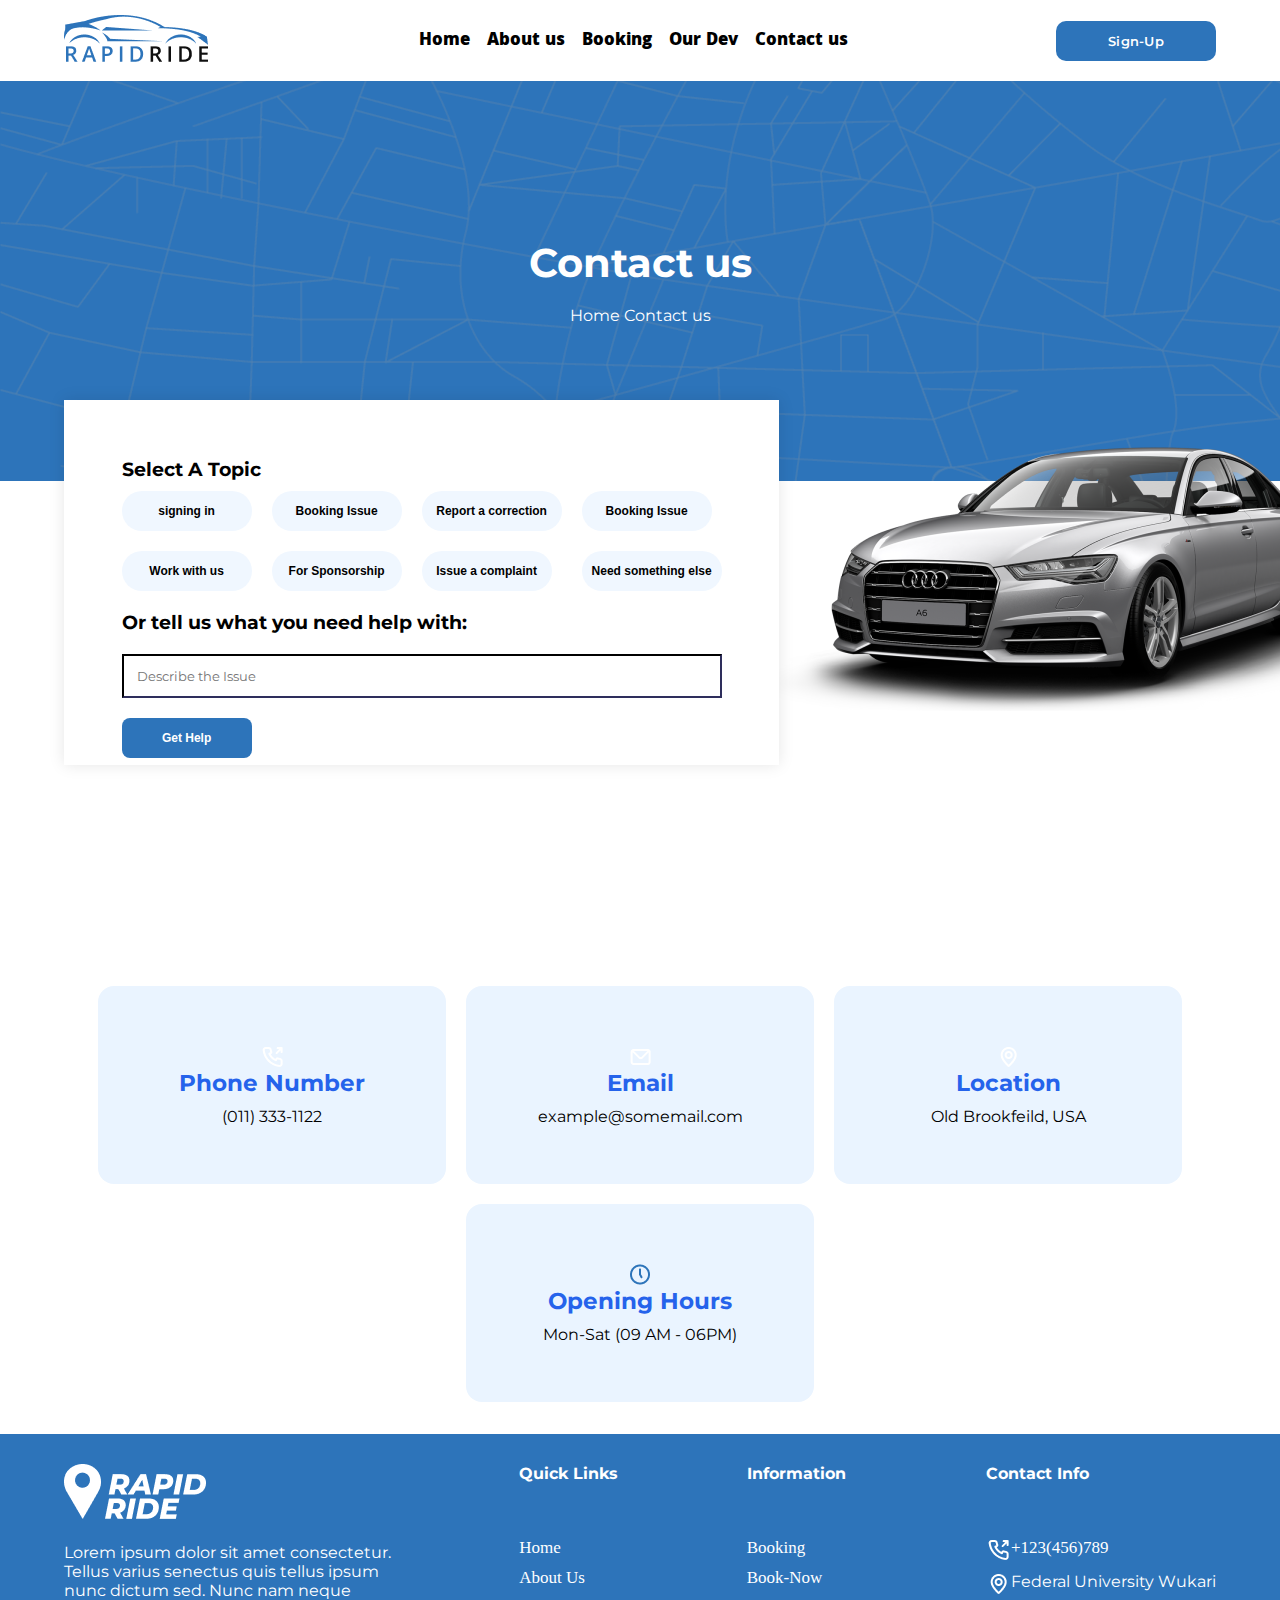
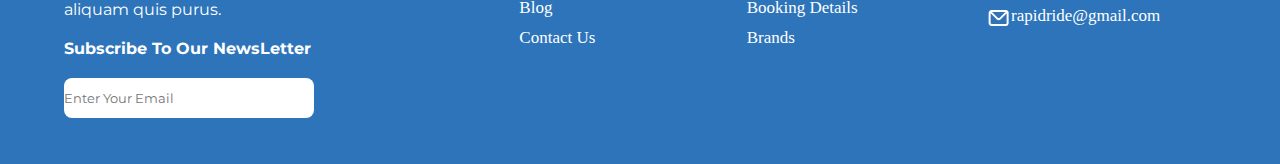
<file: contact.html>
<!DOCTYPE html>
<html lang="en">
<head>
    <meta charset="UTF-8">
    <meta name="viewport" content="width=device-width, initial-scale=1.0">
    <link rel="preconnect" href="https://fonts.gstatic.com" crossorigin>
<link href="https://fonts.googleapis.com/css2?family=Khula:wght@400;600&family=Montserrat:ital,wght@0,100..900;1,100..900&display=swap" rel="stylesheet">
    <link rel="stylesheet" href="CSS/contact.css">
    <title>Car rental</title>
</head>
<body>
    <div class="container-1">
        <header>
            <a href="index.html"><img src="./media/user/logo.png" alt=""></a>
                <nav>
                    <ul>
                        <li>
                            <a href="index.html">Home</a>
                            <a href="about.html">About us</a>
                            <a href="booking.html">Booking</a>
                            <a href="blog.html">Our Dev</a>
                            <a href="contact.html">Contact us</a>
                        </li>
                    </ul>
                </nav>
            <a id="book-now-btn" href="book-now.html">Sign-Up</a>
        </header>

        <div class="intro">
            <h1>Contact us</h1> <br>

           <div class="intro-box"> <a href="index.html">Home</a> <a href="contact.html">Contact us</a></div>
        </div>
        
    </div>

        <div class="cc">
            <div class="form">
                <h3>Select A Topic</h3>
                <div class="buttons">
                    <button>signing in</button>
                    <button>Booking Issue</button>
                    <button>Report a correction</button>
                    <button>Booking Issue</button>
                    <button>Work with us</button>
                    <button>For Sponsorship</button>
                    <button>Issue a complaint</button>
                    <button>Need something else</button>
                </div>
                <div class="get-help">
                <h3>Or tell us what you need help with:</h3>
                <input type="text" placeholder=" Describe the Issue">
                <button id="submit">Get Help</button>
                </div>
            </div>
            <img src="./media/cars/car2.png" alt="">
    
        </div>
    <section class="info-boxes">
        <div class="info-box">
            <img src="./media/footer/uil-outgoing-call.png" alt="">
        <h4 class="info-title">Phone Number</h4>
        <p>(011) 333-1122</p>
        </div>
        <div class="info-box">
            <img src="./media/footer/uil-envelope.png" alt="">
        <h4 class="info-title">Email</h4>
        <p>example@somemail.com</p>
        </div>
        <div class="info-box">
            <img src="./media/footer/uil-map-marker.png" alt="">
        <h4 class="info-title">Location</h4>
        <p>Old Brookfeild, USA</p>
        </div>
        <div class="info-box">
            <img src="./media/icons/clock.png" alt="">
        <h4 class="info-title">Opening Hours</h4>
        <p>Mon-Sat (09 AM - 06PM)</p>
        </div>
  </section>

  <footer>
        <div class="side-1">
        <div class="side-1-img">
            <img src="./media/footer/logo.png" alt=""> <img src="./media/footer/Frame-173.png" alt="">
        </div>
            <p>Lorem ipsum dolor sit amet consectetur. <br> Tellus varius senectus quis tellus ipsum <br> nunc dictum sed. Nunc nam neque <br> aliquam quis purus.</p>
            <div class="email-form">
                <h4>Subscribe To Our NewsLetter</h4>
                <form action="">
                    <input type="email" name="" id="" placeholder="Enter Your Email">
                </form>
            </div>
        </div>
        <div class="side-1">
            <h4>Quick Links</h4>
            <div class="pieces">
                <a href="index.html">Home</a>
                <a href="about.html">About Us</a>
                <a href="blog.html">Blog</a>
                <a href="contact.html">Contact Us</a>
            </div>
        </div>
        <div class="side-1">
            <h4>Information</h4>
            <div class="pieces">
                <a href="booking.html">Booking</a>
                <a href="book-now.html">Book-Now</a>
                <a href="book-now.html">Booking Details</a>
                <a href="index.html">Brands</a>
            </div>
        </div>
        <div class="side-1">
            <h4>Contact Info</h4>
            <div class="pieces">
                <div class="contact-info"> <img src="./media/footer/uil-outgoing-call.png" alt=""> <a href="tel:+2348101017433">+123(456)789</a></div>
                <div class="contact-info"> <img src="./media/footer/uil-map-marker.png" alt=""> <a href="maps.com"></a>Federal University Wukari</div>
                <div class="contact-info"> <img src="./media/footer/uil-envelope.png" alt=""> <a href="mailto:example@company.com">rapidride@gmail.com</a></div>
               
            </div>
        </div>
    </footer>
    
</body>
</file>
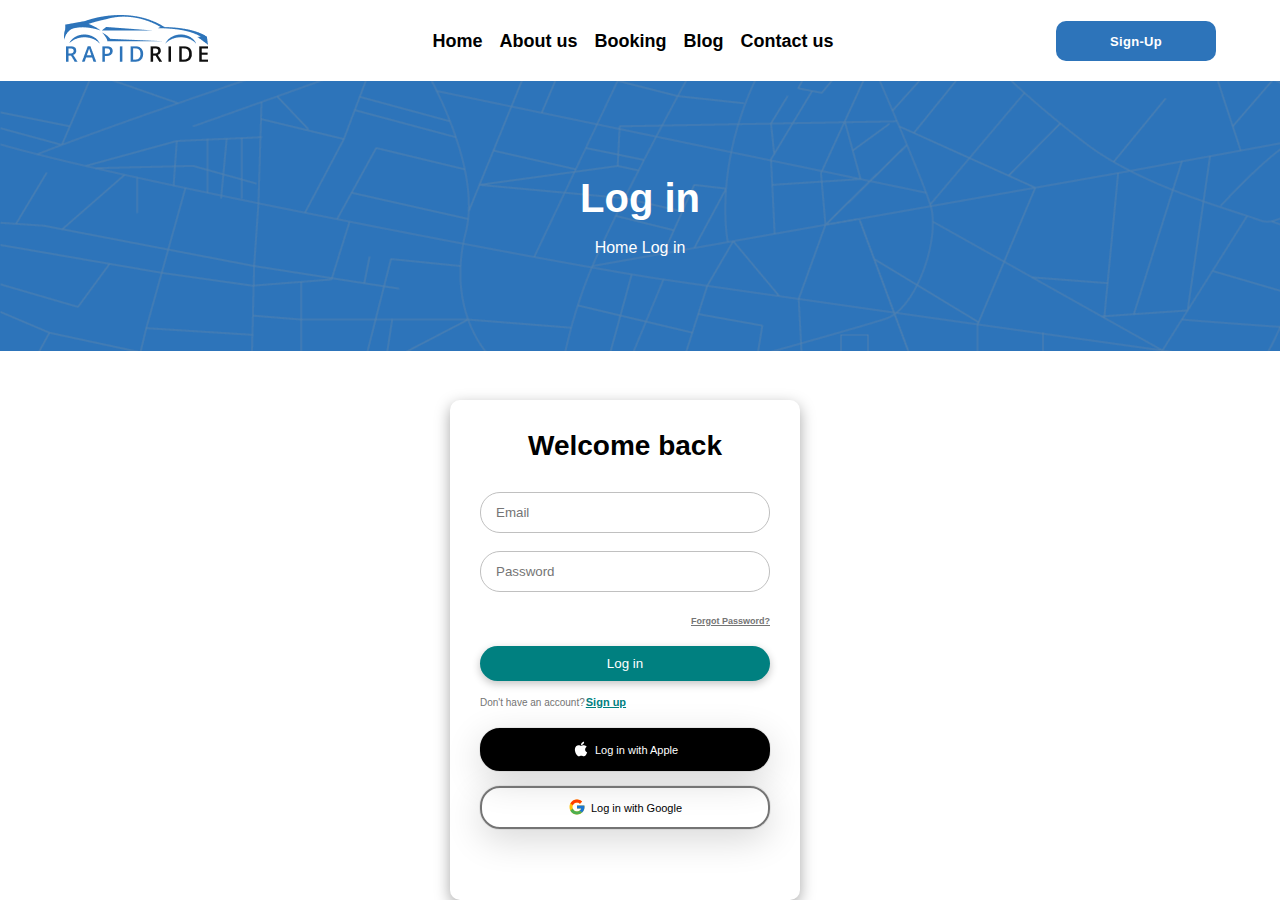
<file: login.html>
<!DOCTYPE html>
<html lang="en">
<head>
    <meta charset="UTF-8">
    <meta name="viewport" content="width=device-width, initial-scale=1.0">
    <link rel="stylesheet" href="CSS/login.css">
    <title>Car rental</title>
</head>
<body>
    <div class="container-1">
        <header>
            <a href="index.html"><img src="./media/user/logo.png" alt=""></a>
                <nav>
                    <ul>
                        <li>
                            <a href="index.html">Home</a>
                            <a href="about.html">About us</a>
                            <a href="booking.html">Booking</a>
                            <a href="blog.html">Blog</a>
                            <a href="contact.html">Contact us</a>
                        </li>
                    </ul>
                </nav>
            <a id="book-now-btn" href="sign-up.html">Sign-Up</a>
        </header>

        <div class="intro">
            <h1>Log in</h1> <br>

           <div class="intro-box"> <a href="index.html">Home</a> <a href="login.html">Log in</a></div>
        </div>
        
    </div>

     <div class="form-container">
      <p class="title">Welcome back</p>
      <form class="form">
        <input type="email" class="input" placeholder="Email">
        <input type="password" class="input" placeholder="Password">
        <p class="page-link">
          <span class="page-link-label">Forgot Password?</span>
        </p>
        <button class="form-btn">Log in</button>
      </form>
      <p class="sign-up-label">
        Don't have an account?<span class="sign-up-link">Sign up</span>
      </p>
      <div class="buttons-container">
        <div class="apple-login-button">
          <svg stroke="currentColor" fill="currentColor" stroke-width="0" class="apple-icon" viewBox="0 0 1024 1024" height="1em" width="1em" xmlns="http://www.w3.org/2000/svg">
            <path d="M747.4 535.7c-.4-68.2 30.5-119.6 92.9-157.5-34.9-50-87.7-77.5-157.3-82.8-65.9-5.2-138 38.4-164.4 38.4-27.9 0-91.7-36.6-141.9-36.6C273.1 298.8 163 379.8 163 544.6c0 48.7 8.9 99 26.7 150.8 23.8 68.2 109.6 235.3 199.1 232.6 46.8-1.1 79.9-33.2 140.8-33.2 59.1 0 89.7 33.2 141.9 33.2 90.3-1.3 167.9-153.2 190.5-221.6-121.1-57.1-114.6-167.2-114.6-170.7zm-105.1-305c50.7-60.2 46.1-115 44.6-134.7-44.8 2.6-96.6 30.5-126.1 64.8-32.5 36.8-51.6 82.3-47.5 133.6 48.4 3.7 92.6-21.2 129-63.7z"></path>
          </svg>
          <span>Log in with Apple</span>
        </div>
        <div class="google-login-button">
          <svg stroke="currentColor" fill="currentColor" stroke-width="0" version="1.1" x="0px" y="0px" class="google-icon" viewBox="0 0 48 48" height="1em" width="1em" xmlns="http://www.w3.org/2000/svg">
            <path fill="#FFC107" d="M43.611,20.083H42V20H24v8h11.303c-1.649,4.657-6.08,8-11.303,8c-6.627,0-12-5.373-12-12
	c0-6.627,5.373-12,12-12c3.059,0,5.842,1.154,7.961,3.039l5.657-5.657C34.046,6.053,29.268,4,24,4C12.955,4,4,12.955,4,24
	c0,11.045,8.955,20,20,20c11.045,0,20-8.955,20-20C44,22.659,43.862,21.35,43.611,20.083z"></path>
            <path fill="#FF3D00" d="M6.306,14.691l6.571,4.819C14.655,15.108,18.961,12,24,12c3.059,0,5.842,1.154,7.961,3.039l5.657-5.657
	C34.046,6.053,29.268,4,24,4C16.318,4,9.656,8.337,6.306,14.691z"></path>
            <path fill="#4CAF50" d="M24,44c5.166,0,9.86-1.977,13.409-5.192l-6.19-5.238C29.211,35.091,26.715,36,24,36
	c-5.202,0-9.619-3.317-11.283-7.946l-6.522,5.025C9.505,39.556,16.227,44,24,44z"></path>
            <path fill="#1976D2" d="M43.611,20.083H42V20H24v8h11.303c-0.792,2.237-2.231,4.166-4.087,5.571
	c0.001-0.001,0.002-0.001,0.003-0.002l6.19,5.238C36.971,39.205,44,34,44,24C44,22.659,43.862,21.35,43.611,20.083z"></path>
          </svg>
          <span>Log in with Google</span>
        </div>
      </div>
    </div>

</body>
</html>
</file>
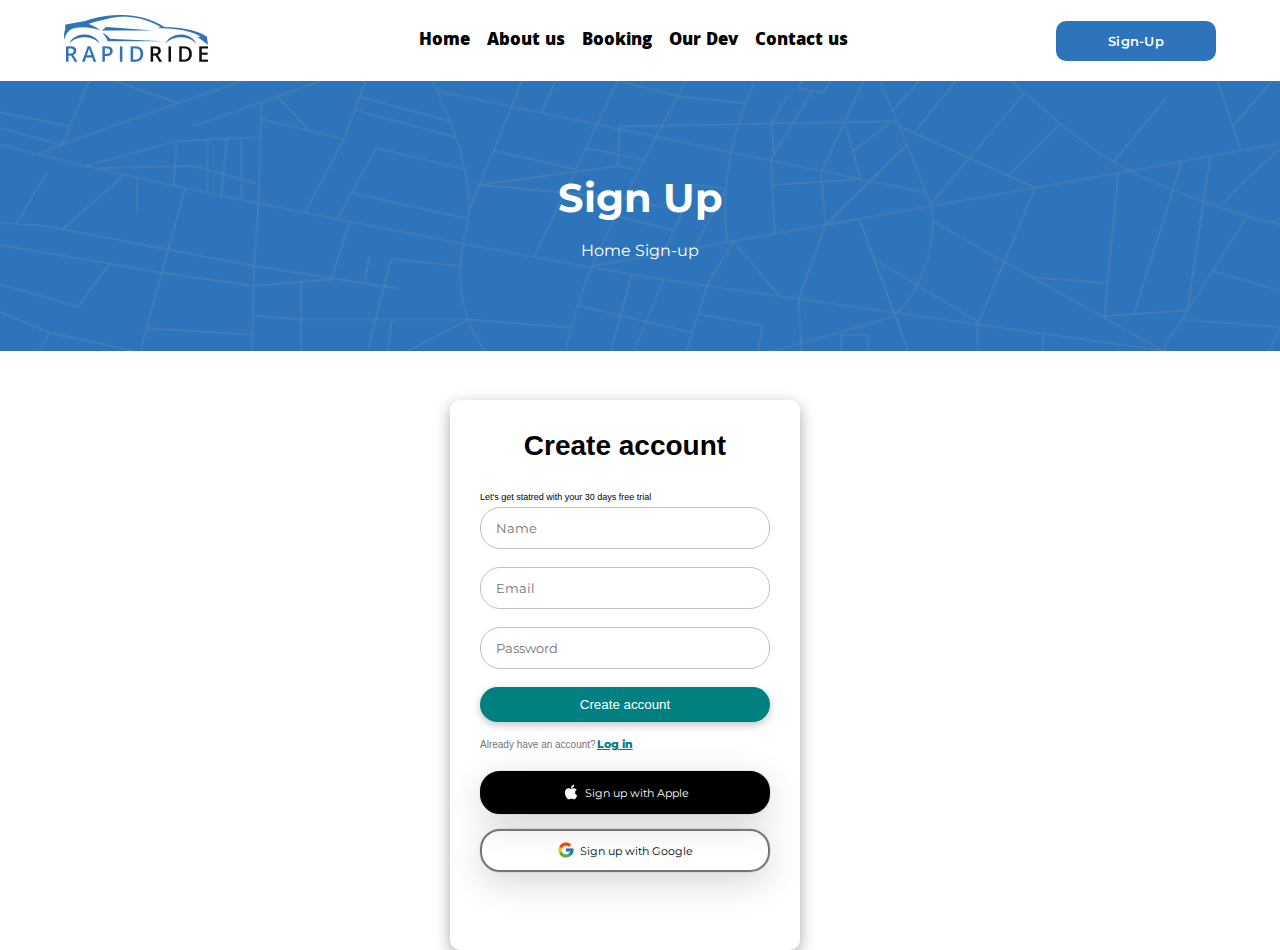
<file: sign-up.html>
<!DOCTYPE html>
<html lang="en">
<head>
    <meta charset="UTF-8">
    <meta name="viewport" content="width=device-width, initial-scale=1.0">
    <link rel="preconnect" href="https://fonts.gstatic.com" crossorigin>
<link href="https://fonts.googleapis.com/css2?family=Khula:wght@400;600&family=Montserrat:ital,wght@0,100..900;1,100..900&display=swap" rel="stylesheet">
    <link rel="stylesheet" href="CSS/sign-up.css">
    <title>Car rental</title>
</head>
<body>
    <div class="container-1">
        <header>
            <a href="index.html"><img src="./media/user/logo.png" alt=""></a>
                <nav>
                    <ul>
                        <li>
                            <a href="index.html">Home</a>
                            <a href="about.html">About us</a>
                            <a href="booking.html">Booking</a>
                            <a href="blog.html">Our Dev</a>
                            <a href="contact.html">Contact us</a>
                        </li>
                    </ul>
                </nav>
            <a id="book-now-btn" href="book-now.html">Sign-Up</a>
        </header>

        <div class="intro">
            <h1>Sign Up</h1> <br>

           <div class="intro-box"> <a href="index.html">Home</a> <a href="sign-up.html">Sign-up</a></div>
        </div>
        
    </div>

    <div class="form-container">
      <p class="title">Create account</p>
      <p class="sub-title">Let's get statred with your 30 days free trial</p>
      <form class="form">
        <input type="text" class="input" placeholder="Name">
        <input type="email" class="input" placeholder="Email">
        <input type="password" class="input" placeholder="Password">
        <button class="form-btn">Create account</button>
      </form>
      <p class="sign-up-label">
        Already have an account?<a class="sign-up-link" href="login.html">Log in</a>
      </p>
      <div class="buttons-container">
        <div class="apple-login-button">
          <svg stroke="currentColor" fill="currentColor" stroke-width="0" class="apple-icon" viewBox="0 0 1024 1024" height="1em" width="1em" xmlns="http://www.w3.org/2000/svg">
            <path d="M747.4 535.7c-.4-68.2 30.5-119.6 92.9-157.5-34.9-50-87.7-77.5-157.3-82.8-65.9-5.2-138 38.4-164.4 38.4-27.9 0-91.7-36.6-141.9-36.6C273.1 298.8 163 379.8 163 544.6c0 48.7 8.9 99 26.7 150.8 23.8 68.2 109.6 235.3 199.1 232.6 46.8-1.1 79.9-33.2 140.8-33.2 59.1 0 89.7 33.2 141.9 33.2 90.3-1.3 167.9-153.2 190.5-221.6-121.1-57.1-114.6-167.2-114.6-170.7zm-105.1-305c50.7-60.2 46.1-115 44.6-134.7-44.8 2.6-96.6 30.5-126.1 64.8-32.5 36.8-51.6 82.3-47.5 133.6 48.4 3.7 92.6-21.2 129-63.7z"></path>
          </svg>
          <span>Sign up with Apple</span>
        </div>
        <div class="google-login-button">
          <svg stroke="currentColor" fill="currentColor" stroke-width="0" version="1.1" x="0px" y="0px" class="google-icon" viewBox="0 0 48 48" height="1em" width="1em" xmlns="http://www.w3.org/2000/svg">
            <path fill="#FFC107" d="M43.611,20.083H42V20H24v8h11.303c-1.649,4.657-6.08,8-11.303,8c-6.627,0-12-5.373-12-12
	c0-6.627,5.373-12,12-12c3.059,0,5.842,1.154,7.961,3.039l5.657-5.657C34.046,6.053,29.268,4,24,4C12.955,4,4,12.955,4,24
	c0,11.045,8.955,20,20,20c11.045,0,20-8.955,20-20C44,22.659,43.862,21.35,43.611,20.083z"></path>
            <path fill="#FF3D00" d="M6.306,14.691l6.571,4.819C14.655,15.108,18.961,12,24,12c3.059,0,5.842,1.154,7.961,3.039l5.657-5.657
	C34.046,6.053,29.268,4,24,4C16.318,4,9.656,8.337,6.306,14.691z"></path>
            <path fill="#4CAF50" d="M24,44c5.166,0,9.86-1.977,13.409-5.192l-6.19-5.238C29.211,35.091,26.715,36,24,36
	c-5.202,0-9.619-3.317-11.283-7.946l-6.522,5.025C9.505,39.556,16.227,44,24,44z"></path>
            <path fill="#1976D2" d="M43.611,20.083H42V20H24v8h11.303c-0.792,2.237-2.231,4.166-4.087,5.571
	c0.001-0.001,0.002-0.001,0.003-0.002l6.19,5.238C36.971,39.205,44,34,44,24C44,22.659,43.862,21.35,43.611,20.083z"></path>
          </svg>
          <span>Sign up with Google</span>
        </div>
      </div>
    </div>
</body>
</html>
</file>
<file: CSS/index.css>
*{
margin: 0;
padding: 0;
font-family: "montserrat", sans-serif;
}

.container-1{
    height: 100vh;
    background-repeat: no-repeat;
    background-position: center;
    background-size: 600px;
    justify-content: center;
    align-items: center;
    padding: 1px 5% 0 5%;
}

.hero{
background-position: center;
background-size: 1000px;
}

header{
    display: flex;
    height: 100px;
    justify-content: space-between;
    align-items: center;
    
}

header nav ul {
    display: flex;
    flex-direction: column ;
    list-style: none;
     
}

header nav ul li{
    display: flex;
    gap: 17px;
}

header nav ul li a{
    color: black;
    text-decoration: none;
    list-style-type: none; 
    font-family: "khula", sans-serif;
    font-weight:750;
    font-size: 18px;
    font-style: normal;
    transition: ease-in-out 0.5s;
}

header nav ul li a:hover{
    color: #2d74ba;
}

#book-now-btn{
    height: 40px;
    width: 160px;
    text-decoration: none;
    display: flex;
    align-items: center;
    justify-content: center;
    border-radius: 10px;
    background-color: #2d74ba;
    color: #fff;
    font-family: "montserrat", sans-serif;
    font-size: 13px;
    font-weight: 600;
    letter-spacing: 0.5px;
}

.container-1 h1{
    font-size: 45px;
    font-family: "montserrat", sans-serif;
    font-weight: 600;
    color: #040408;
    letter-spacing: 1px;
    text-align: center;
    padding-top: 60px;
}

.container-1 h1 span{
    color: #2d74ba;
}

.hero-btns{
    display: flex;
    justify-content: center;
    gap: 12px;
    align-items: center;
    text-align: center;
    padding-top: 20px;
}

#hero-btn1{
    height: 40px;
    width: 160px;
    color: #fff;
    background-color: #2d74ba;
    border-radius: 8px;
    display: flex;
    justify-content: center;
    align-items: center;
    text-align: center;
    text-decoration: none;
    font-size: 13px;
    font-weight: 600;
    letter-spacing: 0.3px;
}
#hero-btn2{
    height: 40px;
    width: 160px;
    color: #2d74ba;
    background-color: transparent;
    border: 2px solid #2d74ba;
    border-radius: 8px;
    display: flex;
    justify-content: center;
    align-items: center;
    text-align: center;
    text-decoration: none;
    font-size: 13px;
    font-weight: 600;
    letter-spacing: 0.3px;
}

.world-map img{
    height: 260px;
    position: relative;
    left: 250px;
    bottom: 50px;
}

.hero-car img{
    height: 450px;
    position: relative;
    bottom: 240px;
    left: 30px;
}

.company-arc{
    padding: 100px 5%;
    display: flex;
    gap: 40px;
}

.arc-box{
    height: 120px;
    width: 440px;
    background-color: #f0f7ff;
    border-radius: 10px;
    display: flex;
    flex-direction: column;
    gap: 20px;
    text-align: center;
    align-items: center;
    padding: 40px;
}

.arc-box h2{
    font-weight: bold;
}
.arc-box p{
    color: #040408;
}

.top-pick{
    min-height: 100vh;
    padding: 50px 5%;
}
.top-pick-head{
    display: flex;
    justify-content: space-between;
}

.top-pick-head .heading h1{
    font-size: 40px;
}
.top-pick-head .heading p{
    color: #6b7280;
}

.top-pick-head a {
    height: 40px;
    width: 160px;
    text-decoration: none;
    display: flex;
    align-items: center;
    justify-content: center;
    border-radius: 10px;
    background-color: #2d74ba;
    color: #fff;
    font-family: "montserrat", sans-serif;
    font-size: 13px;
    font-weight: 600;
    letter-spacing: 0.5px;
}

.row{
    display: flex;
    justify-content: space-evenly;
    padding-top: 50px;
}
.vessel {
      width: 280px;
      height: 450px;
      background-color: #f0f7ff;
      border-radius: 20px;
      box-shadow: 0 2px 10px rgba(0, 0, 0, 0.1);
      overflow: hidden;
      text-decoration: none;
      color: #111827;
      padding: 25px;
      transition: background-color 0.3s ease, box-shadow 0.3s ease;
}

    .vessel:hover {
      background-color: #e0ecff;
      box-shadow: 0 6px 16px rgba(0, 0, 0, 0.15);
    }

    .car-image img {
      max-width: 100%;
      max-height: 100%;
      object-fit: contain;
    }

    .car-info {
      margin-top: 16px;
    }

    .car-info h2 {
      font-size: 30px;
      font-weight: bolder;
      margin-bottom: 4px;
      font-family: "khula", sans-serif;
    }

    .status {
      color: #10b981;
      font-size: 14px;
      margin-bottom: 12px;
    }

    .details {
      display: flex;
      align-items: center;
      gap: 8px;
      margin-bottom: 16px;
    }

    .details img {
      width: 18px;
      height: 18px;
    }

    .price-booking {
      display: flex;
      justify-content: space-between;
      align-items: center;
      font-size: 18px;
      font-weight: bold;
    }

    .price-booking .price {
      color: #111827;
    }

    .price-booking .price span {
      font-size: 14px;
      font-weight: normal;
      color: #6b7280;
    }

    .book-btn {
      padding: 8px 12px;
      background-color: #2563eb;
      color: white;
      font-weight: bold;
      border: none;
      border-radius: 10px;
      font-size: 14px;
      cursor: pointer;
      transition: background-color 0.2s;
    }

    .book-btn:hover {
      background-color: #1d4ed8;
    }

    .book-btn a{
      text-decoration: none;
      color: #fff;
    }

.getaway{
    display: flex;
    justify-content: space-between;
    padding: 120px 0 0 0;
        
}

.getaway img{
    position: relative;
    right: 80px;
    height: 500px;
    height: 400px;
}

.getaway-dets{
    display: flex;
    flex-direction: column;
    gap: 20px;
}

.getaway-dets h1{
    font-size: 40px;
}
.getaway-dets p{
    color: #6b7280;
    font-size: 15px;
}

.row{
    display: flex;
    justify-content: space-between;
}

.row .item h3{
    display: flex;
    justify-content: center;
    align-items: start;
}
.row .item p{
    font-size: 13px;
    color: #040408;
}

.row .item h3 img{
    height: fit-content;
}

.getaway-dets a{
    height: 35px;
    width: 120px;
    background-color: #2563eb;
    display: flex;
    align-items: center;
    justify-content: center;
    text-align: center;
    text-decoration: none;
    color: #ffffff;
    font-weight: bold;
      border: none;
      border-radius: 10px;
      font-size: 14px;
      transition: background-color 0.2s;
}

.book-btn:hover {
  background-color: #1d4ed8;
}

.slider-container {
    margin-top: 70px;
     display: flex;
    align-items: center;
    justify-content: center;
    height: 130px;
    width: 100%; 
    overflow: hidden;
    background-color: #e6edf4; 
    padding: 20px 0;
    box-shadow: 0 4px 8px rgba(0, 0, 0, 0.1);
    border-radius: 8px;
    padding-left: 20px;
    padding-right: 20px;
}

.slider-track {
    display: flex;
    align-items: center;
    justify-content: center;
    width: fit-content;
   animation: slide-back-forth 9s ease-in-out infinite alternate;
    padding: 0 50;
}

.slider-track img {
    height: 80px; 
    margin: 0 40px;
    object-fit: contain;
}


@keyframes slide-back-forth {
    0% {
        transform: translateX(0);
    }
    100% {
        
        transform: translateX(-240px);
    }
}

footer{
    height: 300px;
    padding: 30px 5% 0 5%;
    background-color: #2d74ba;
    display: flex;
    justify-content: space-between;
    color: #fff;
}

.side-1{
    display: flex;
    flex-direction: column;
    gap: 20px;
}

.side-1-img img{
    height: fit-content;
    width: fit-content;
}

.email-form{
    display: flex;
    flex-direction: column;
    gap: 20px;
}

.email-form input{
   height: 40px;
   width: 250px;
   border: none;
   border-radius: 8px;
}

.pieces{
    display: flex;
    flex-direction: column;
    gap: 10px;
    margin-top: 35px;
    justify-content: center;
}

.pieces a{
    color: white;
    text-decoration: none;
    font-family: serif;
    font-size: 17px;
}

.contact-info{
    display: flex;
    justify-content: baseline;
}

.contact-info img{
    height: fit-content;
    width: fit-content;
}
</file>
<file: CSS/about.css>
*{
margin: 0;
padding: 0;
font-family: "montserrat", sans-serif;
}

.container-1{
    height: 400px;
    background-repeat: no-repeat;
    background-position: center;
    background-size: 600px;
    justify-content: center;
    align-items: center;
}

header{
    display: flex;
    height: 80px;
    justify-content: space-between;
    align-items: center;
    padding: 1px 5% 0 5%;
    
}

header nav ul {
    display: flex;
    flex-direction: column ;
    list-style: none;
     
}

header nav ul li{
    display: flex;
    gap: 17px;
}

header nav ul li a{
    color: black;
    text-decoration: none;
    list-style-type: none; 
    font-family: "khula", sans-serif;
    font-weight:750;
    font-size: 18px;
    font-style: normal;
    transition: ease-in-out 0.5s;
}

header nav ul li a:hover{
    color: #2d74ba;
}

#book-now-btn{
    height: 40px;
    width: 160px;
    text-decoration: none;
    display: flex;
    align-items: center;
    justify-content: center;
    border-radius: 10px;
    background-color: #2d74ba;
    color: #fff;
    font-family: "montserrat", sans-serif;
    font-size: 13px;
    font-weight: 600;
    letter-spacing: 0.3px;
}

.intro{
    height: 270px;
    text-align: center;
    background: url("../media/hero/about.png");
    color: #fff;
    display: flex;
    flex-direction: column;
    justify-content: center;
    
}

.intro h1{
    font-size: 40px;
}

.intro a{
    text-decoration: none;
    color: #fff;
}

.container-2{
    display: flex;
    flex-direction: column;
    justify-content: center;
    align-items: center;
    text-align: center;
    padding: 0 5% 0 5%;
}

.container-2 h1{
    font-family: "khaula", sans-serif;
    font-weight: 600;
    color:#040408 ;
    letter-spacing: 0.5;
    font-size: 40px;
}

.container-2 h1 span{
    color: #2d74ba;
}

.container-2 h5{
    padding-top: 35px;
    color: #040408;
    font-family: "khula", sans-serif;
    font-size: 40px;
    font-weight: 500;
}

.list{
    display: grid;
    grid-template-columns: repeat(4, 1fr);
    gap: 1.5rem;
    padding-left: 5%;
    padding-right: 5%;
    list-style: none;
    padding-top: 20px;
}


.list li{
    display: flex;
    align-items: center;
    font-size: 14px;
    color: #45474f;
}

.list li :nth-child(5){
    display: flex;
    align-items: center;
    justify-content: center;
    text-align: center;
}

.journey{
    padding: 100px 5% 0 5%;
    display: flex;
    justify-content:space-between;
}

.journey h1{
    font-size: 40px;
}

.j-txt{
    display: flex;
    flex-direction: column;
    gap: 20px;
}

.j-txt p{
    color: #45474f;
    font-family: sans-serif;
}

.j-txt a{
    text-decoration: none;
    height: 40px;
    width: 160px;
    background-color: #2d74ba;
    color: white;
    display: flex;
    align-items: center;
    justify-content: center;
    text-align: center;
    border-radius: 7px;
    font-family:sans-serif;
    font-size: 14px;
}

.random{
    padding: 60px 5% 0 5%;
    display: flex;
    justify-content: space-between;
    align-items: center;
}

.random .rand{
    display: flex;
    flex-direction: column;
    gap: 20px;
}

.random .rand h4{
   display: flex;
   align-items: center;
}

.random .rand p{
    font-family: sans-serif;
    font-size: 14px;
    color: #45474f;
}

.slider-container {
    margin-top: 70px;
     display: flex;
    align-items: center;
    justify-content: center;
    height: 130px;
    width: 100%; 
    overflow: hidden;
    background-color: #e6edf4; 
    padding: 20px 0;
    box-shadow: 0 4px 8px rgba(0, 0, 0, 0.1);
    border-radius: 8px;
    padding-left: 20px;
    padding-right: 20px;
}

.slider-track {
    display: flex;
    align-items: center;
    justify-content: center;
    width: fit-content;
   animation: slide-back-forth 9s ease-in-out infinite alternate;
    padding: 0 50;
}

.slider-track img {
    height: 80px; 
    margin: 0 40px;
    object-fit: contain;
}


@keyframes slide-back-forth {
    0% {
        transform: translateX(0);
    }
    100% {
        
        transform: translateX(-240px);
    }
}

.choose-us{
    padding: 70px 5% 0 5%;
    height: 250px;
    
}

.choose-us .heading{
    text-align: center;
}

.choose-us .heading h1{
    font-family: "khula", sans-serif;
    font-size: 40px;
}
.choose-us .heading h1 span{
    font-family: "khula", sans-serif;
    color: #2d74ba;
}

.choose-us .heading p{
    font-size: 15px;
    color: #45474f;
    font-family: sans-serif;
}
.ad{
    padding-top: 40px;
    display: flex;
    justify-content: space-between;
    align-items: center;
}

.ad-1 h4{
    display: flex;
   align-items: center;
    gap: 5px;
    font-size: 18px;
}

.ad-1 p{
    padding-top: 10px;
    font-family:sans-serif;
    font-size: 15px;
    color: #45474f;
}

footer{
    height: 300px;
    padding: 30px 5% 0 5%;
    background-color: #2d74ba;
    display: flex;
    justify-content: space-between;
    color: #fff;
}

.side-1{
    display: flex;
    flex-direction: column;
    gap: 20px;
}

.side-1-img img{
    height: fit-content;
    width: fit-content;
}

.email-form{
    display: flex;
    flex-direction: column;
    gap: 20px;
}

.email-form input{
   height: 40px;
   width: 250px;
   border: none;
   border-radius: 8px;
}

.pieces{
    display: flex;
    flex-direction: column;
    gap: 10px;
    margin-top: 35px;
    justify-content: center;
}

.pieces a{
    color: white;
    text-decoration: none;
    font-family: serif;
    font-size: 17px;
}

.contact-info{
    display: flex;
    justify-content: baseline;
}

.contact-info img{
    height: fit-content;
    width: fit-content;
}
</file>
<file: CSS/blog.css>
*{
margin: 0;
padding: 0;
font-family: "montserrat", sans-serif;
}

.container-1{
    height: 400px;
    background-repeat: no-repeat;
    background-position: center;
    background-size: 600px;
    justify-content: center;
    align-items: center;
}

header{
    display: flex;
    height: 80px;
    justify-content: space-between;
    align-items: center;
    padding: 1px 5% 0 5%;
    
}

header nav ul {
    display: flex;
    flex-direction: column ;
    list-style: none;
     
}

header nav ul li{
    display: flex;
    gap: 17px;
}

header nav ul li a{
    color: black;
    text-decoration: none;
    list-style-type: none; 
    font-family: "khula", sans-serif;
    font-weight:750;
    font-size: 18px;
    font-style: normal;
    transition: ease-in-out 0.5s;
}

header nav ul li a:hover{
    color: #2d74ba;
}

#book-now-btn{
    height: 40px;
    width: 160px;
    text-decoration: none;
    display: flex;
    align-items: center;
    justify-content: center;
    border-radius: 10px;
    background-color: #2d74ba;
    color: #fff;
    font-family: "montserrat", sans-serif;
    font-size: 13px;
    font-weight: 600;
    letter-spacing: 0.3px;
}

.intro{
    height: 400px;
    text-align: center;
    background: url("../media/hero/about.png");
    color: #fff;
    display: flex;
    flex-direction: column;
    justify-content: center;
    
}

.intro h1{
    font-size: 40px;
}

.intro a{
    text-decoration: none;
    color: #fff;
}

.container-2 {
display: flex;
flex-direction: column;
justify-content: center;
gap: 50px;
align-items: center;
padding: 1rem;
width: 100%;
height: 800px;
padding-top: 5%;
}

.row {
    display: flex;
    justify-content: space-between;
    gap: 50px;
}

.our-dev {
 background-color: #ffffff;
    border-radius: 0.75rem;
    box-shadow: 0 10px 15px -3px rgba(0, 0, 0, 0.1), 0 4px 6px -2px rgba(0, 0, 0, 0.05);
    padding: 2rem; 
    display: flex;
    flex-direction: column;
    align-items: center;
    text-align: center;
    max-width: 24rem; 
    margin-left: auto; 
    margin-right: auto;      
}

.our-dev img {
    width: 10rem; 
    height: 10rem;
    border-radius: 9999px; 
    object-fit: cover;
    border: 4px solid #3b82f6;
    box-shadow: 0 4px 6px -1px rgba(0, 0, 0, 0.1), 0 2px 4px -1px rgba(0, 0, 0, 0.06); 
    margin-bottom: 1.5rem; 
}

.our-dev h3 {
    font-size: 1.875rem; 
    font-weight: 700; 
    color: #1f2937; 
    margin-bottom: 0.5rem;
}

.our-dev p {
     font-size: 1.25rem;
    color: #4b5563; 
}

footer{
    height: 300px;
    padding: 30px 5% 0 5%;
    background-color: #2d74ba;
    display: flex;
    justify-content: space-between;
    color: #fff;
}

.side-1{
    display: flex;
    flex-direction: column;
    gap: 20px;
}

.side-1-img img{
    height: fit-content;
    width: fit-content;
}

.email-form{
    display: flex;
    flex-direction: column;
    gap: 20px;
}

.email-form input{
   height: 40px;
   width: 250px;
   border: none;
   border-radius: 8px;
}

.pieces{
    display: flex;
    flex-direction: column;
    gap: 10px;
    margin-top: 35px;
    justify-content: center;
}

.pieces a{
    color: white;
    text-decoration: none;
    font-family: serif;
    font-size: 17px;
}

.contact-info{
    display: flex;
    justify-content: baseline;
}

.contact-info img{
    height: fit-content;
    width: fit-content;
}
</file>
<file: CSS/book-now.css>
*{
margin: 0;
padding: 0;
font-family: "montserrat", sans-serif;
}

.hero{
background-position: center;
background-size: 1000px;
padding: 1px 5% 0 5%;
}

header{
    display: flex;
    height: 100px;
    justify-content: space-between;
    align-items: center;
    
}

header nav ul {
    display: flex;
    flex-direction: column ;
    list-style: none;
     
}

header nav ul li{
    display: flex;
    gap: 17px;
}

header nav ul li a{
    color: black;
    text-decoration: none;
    list-style-type: none; 
    font-family: "khula", sans-serif;
    font-weight:750;
    font-size: 18px;
    font-style: normal;
    transition: ease-in-out 0.5s;
}

header nav ul li a:hover{
    color: #2d74ba;
}

#book-now-btn{
    height: 40px;
    width: 160px;
    text-decoration: none;
    display: flex;
    align-items: center;
    justify-content: center;
    border-radius: 10px;
    background-color: #2d74ba;
    color: #fff;
    font-family: "montserrat", sans-serif;
    font-size: 13px;
    font-weight: 600;
    letter-spacing: 0.5px;
}

.intro{
    height: 270px;
    text-align: center;
    background: url("../media/hero/about.png");
    color: #fff;
    display: flex;
    flex-direction: column;
    justify-content: center;
    
}

.intro h1{
    font-size: 40px;
}

.intro a{
    text-decoration: none;
    color: #fff;
}

.larger-container{
  display: flex;
  justify-content: space-between;
  padding: 100px 5%;
}

.container{
    display: flex;
    justify-content: space-between;
    align-items: center;
    width: 300px;
}

.left-img img{
    height: 300px;
}

.container{
    display: flex;
    justify-content: space-between;
}

.price-summary-card {
  background-color: #fff;
  border-radius: 8px;
  box-shadow: 0 4px 8px rgba(0, 0, 0, 0.1);
  padding: 30px;
  width: 100%;
  max-width: 400px;
  box-sizing: border-box;
  height: 470px;
}

.summary-title {
  font-size: 1.5em;
  color: #333;
  margin-top: 0;
  margin-bottom: 25px;
  padding-bottom: 15px;
  border-bottom: 1px solid #eee; /* Light line below title */
}

.summary-item {
  display: flex;
  justify-content: space-between;
  align-items: flex-start;
  margin-bottom: 15px;
}

.item-details {
  flex-grow: 1;
}

.item-name {
  font-weight: bold;
  color: #555;
  margin-bottom: 3px;
}

.item-description {
  font-size: 0.85em;
  color: #888;
}

.item-price {
  font-weight: bold;
  color: #333;
  font-size: 1em;
  text-align: right;
  min-width: 60px; /* Ensure price column has consistent width */
}

.sub-total .item-name,
.total .item-name {
  font-size: 1.1em;
  color: #222;
}

.sub-total .item-price,
.total .item-price {
  font-size: 1.1em;
  color: #222;
}

.summary-separator {
  border-top: 1px solid #eee;
  margin: 20px 0;
}

.discount .item-name {
  color: #4CAF50; /* Green for positive discounts */
  font-weight: bold;
}

.discount .item-price {
  color: #4CAF50; /* Green for positive discounts */
  font-weight: bold;
}

.total .item-name {
  font-size: 1.3em;
  font-weight: bold;
  color: #000;
}

.total .item-price {
  font-size: 1.3em;
  font-weight: bold;
  color: #000;
}

.book-box{
    height: 400px;
    width: 400px;
    background-color: #e6edf4;
    display: flex;
    flex-direction: column;
    gap: 20px;
    align-items: center;
    justify-content: center;
}

.details-form-container {
  font-family: Arial, sans-serif;
  padding: 20px;
  background-color: #ffffff;
  border-radius: 8px;
  box-shadow: 0 2px 4px rgba(0, 0, 0, 0.1);
  margin-left: 5%;
  margin-right: 5%;
  margin-bottom: 5%;
}

.form-title {
  margin-top: 0;
  margin-bottom: 20px;
  color: #333;
}

.form-grid {
  display: grid;
  grid-template-columns: 1fr 1fr;
  gap: 15px;
}

.form-field-wrapper {
  position: relative;
}

.form-input {
  width: 100%;
  padding: 10px;
  border: 1px solid #ddd;
  background-color: #e6edf4;
  border-radius: 4px;
  box-sizing: border-box; /* Ensures padding doesn't increase total width */
}

.select-field {
  appearance: none;
  -webkit-appearance: none;
  background-color: #e6edf4;
  cursor: pointer;
}

.dropdown-arrow {
  position: absolute;
  right: 10px;
  top: 50%;
  transform: translateY(-50%);
  pointer-events: none;
  color: #888;
}

/* Optional: You might want to slightly adjust the appearance of datetime-local if needed,
   but generally the default browser styling is good.
   For example, to remove the default calendar icon if you wanted to add your own:
input[type="datetime-local"]::-webkit-calendar-picker-indicator {
    display: none;
}
*/
.pay{
    height: 40px;
    width: 180px;
    text-decoration: none;
    display: flex;
    align-items: center;
    justify-content: center;
    border-radius: 10px;
    border: none;
    background-color: #2d74ba;
    color: #fff;
    font-family: "montserrat", sans-serif;
    font-size: 13px;
    font-weight: 600;
    letter-spacing: 0.5px;
    cursor: pointer;
}

footer{
    height: 300px;
    padding: 30px 5% 0 5%;
    background-color: #2d74ba;
    display: flex;
    justify-content: space-between;
    color: #fff;
}

.side-1{
    display: flex;
    flex-direction: column;
    gap: 20px;
}

.side-1-img img{
    height: fit-content;
    width: fit-content;
}

.email-form{
    display: flex;
    flex-direction: column;
    gap: 20px;
}

.email-form input{
   height: 40px;
   width: 250px;
   border: none;
   border-radius: 8px;
}

.pieces{
    display: flex;
    flex-direction: column;
    gap: 10px;
    margin-top: 35px;
    justify-content: center;
}

.pieces a{
    color: white;
    text-decoration: none;
    font-family: serif;
    font-size: 17px;
}

.contact-info{
    display: flex;
    justify-content: baseline;
}

.contact-info img{
    height: fit-content;
    width: fit-content;
}
</file>
<file: CSS/booking.css>
*{
margin: 0;
padding: 0;
font-family: "montserrat", sans-serif;
}

.container-1{
    height: 400px;
    background-repeat: no-repeat;
    background-position: center;
    background-size: 600px;
    justify-content: center;
    align-items: center;
}

header{
    display: flex;
    height: 80px;
    justify-content: space-between;
    align-items: center;
    padding: 1px 5% 0 5%;
    
}

header nav ul {
    display: flex;
    flex-direction: column ;
    list-style: none;
     
}

header nav ul li{
    display: flex;
    gap: 17px;
}

header nav ul li a{
    color: black;
    text-decoration: none;
    list-style-type: none; 
    font-family: "khula", sans-serif;
    font-weight:750;
    font-size: 18px;
    font-style: normal;
    transition: ease-in-out 0.5s;
}

header nav ul li a:hover{
    color: #2d74ba;
}

#book-now-btn{
    height: 40px;
    width: 160px;
    text-decoration: none;
    display: flex;
    align-items: center;
    justify-content: center;
    border-radius: 10px;
    background-color: #2d74ba;
    color: #fff;
    font-family: "montserrat", sans-serif;
    font-size: 13px;
    font-weight: 600;
    letter-spacing: 0.3px;
}

.intro{
    height: 270px;
    text-align: center;
    background: url("../media/hero/about-2.png");
    background-position: center;
    background-repeat: no-repeat;
    color: #fff;
    display: flex;
    flex-direction: column;
    justify-content: center;
    
}

.intro h1{
    font-size: 40px;
}

.intro a{
    text-decoration: none;
    color: #fff;
}

.container-2{
    padding: 40px 5% 0 5%;
    min-height: 100vh;
}

.container-2 .heading h1{
    font-size: 45px;
}

.container-2 .heading p{
    color: #45474f;
}

.selection {
    padding-top: 20px;
   display: flex;
   flex-direction: column;
   justify-content: space-between;
   gap: 40px;
   padding-bottom: 50px;
}

.row{
    display: flex;
    justify-content: space-evenly;
}
.vessel {
      width: 280px;
      height: 450px;
      background-color: #f0f7ff;
      border-radius: 20px;
      box-shadow: 0 2px 10px rgba(0, 0, 0, 0.1);
      overflow: hidden;
      text-decoration: none;
      color: #111827;
      padding: 25px;
      transition: background-color 0.3s ease, box-shadow 0.3s ease;
    }

    .vessel:hover {
      background-color: #e0ecff;
      box-shadow: 0 6px 16px rgba(0, 0, 0, 0.15);
    }

    .car-image img {
      max-width: 100%;
      max-height: 100%;
      object-fit: contain;
    }

    .car-info {
      margin-top: 16px;
    }

    .car-info h2 {
      font-size: 30px;
      font-weight: bolder;
      margin-bottom: 4px;
      font-family: "khula", sans-serif;
    }

    .status {
      color: #10b981;
      font-size: 14px;
      margin-bottom: 12px;
    }

    .details {
      display: flex;
      align-items: center;
      gap: 8px;
      margin-bottom: 16px;
    }

    .details img {
      width: 18px;
      height: 18px;
    }

    .price-booking {
      display: flex;
      justify-content: space-between;
      align-items: center;
      font-size: 18px;
      font-weight: bold;
    }

    .price-booking .price {
      color: #111827;
    }

    .price-booking .price span {
      font-size: 14px;
      font-weight: normal;
      color: #6b7280;
    }

    .book-btn {
      padding: 8px 12px;
      background-color: #2563eb;
      color: white;
      font-weight: bold;
      border: none;
      border-radius: 10px;
      font-size: 14px;
      cursor: pointer;
      transition: background-color 0.2s;
    }

    .book-btn:hover {
      background-color: #1d4ed8;
    }

    .book-btn a{
      text-decoration: none;
      color: #fff;
    }

footer{
    height: 300px;
    padding: 30px 5% 0 5%;
    background-color: #2d74ba;
    display: flex;
    justify-content: space-between;
    color: #fff;
}

.side-1{
    display: flex;
    flex-direction: column;
    gap: 20px;
}

.side-1-img img{
    height: fit-content;
    width: fit-content;
}

.email-form{
    display: flex;
    flex-direction: column;
    gap: 20px;
}

.email-form input{
   height: 40px;
   width: 250px;
   border: none;
   border-radius: 8px;
}

.pieces{
    display: flex;
    flex-direction: column;
    gap: 10px;
    margin-top: 35px;
    justify-content: center;
}

.pieces a{
    color: white;
    text-decoration: none;
    font-family: serif;
    font-size: 17px;
}

.contact-info{
    display: flex;
    justify-content: baseline;
}

.contact-info img{
    height: fit-content;
    width: fit-content;
}
</file>
<file: CSS/contact.css>
*{
margin: 0;
padding: 0;
font-family: "montserrat", sans-serif;
}

.container-1{
    height: 400px;
    background-repeat: no-repeat;
    background-position: center;
    background-size: 600px;
    justify-content: center;
    align-items: center;
}

header{
    display: flex;
    height: 80px;
    justify-content: space-between;
    align-items: center;
    padding: 1px 5% 0 5%;
    
}

header nav ul {
    display: flex;
    flex-direction: column ;
    list-style: none;
     
}

header nav ul li{
    display: flex;
    gap: 17px;
}

header nav ul li a{
    color: black;
    text-decoration: none;
    list-style-type: none; 
    font-family: "khula", sans-serif;
    font-weight:750;
    font-size: 18px;
    font-style: normal;
    transition: ease-in-out 0.5s;
}

header nav ul li a:hover{
    color: #2d74ba;
}

#book-now-btn{
    height: 40px;
    width: 160px;
    text-decoration: none;
    display: flex;
    align-items: center;
    justify-content: center;
    border-radius: 10px;
    background-color: #2d74ba;
    color: #fff;
    font-family: "montserrat", sans-serif;
    font-size: 13px;
    font-weight: 600;
    letter-spacing: 0.3px;
}

.intro{
    height: 400px;
    text-align: center;
    background: url("../media/hero/about.png");
    color: #fff;
    display: flex;
    flex-direction: column;
    justify-content: center;
    
}

.intro h1{
    font-size: 40px;
}

.intro a{
    text-decoration: none;
    color: #fff;
}

.cc{
    display: flex;
    justify-content: space-between;
    padding: 0 5% 0 5%;
}

.form{
    height: 250px;
    width:600px;
    background-color: #fff;
     box-shadow: 0 0 15px rgba(0, 0, 0, 0.1);
    padding: 5%;
}

.buttons{
    margin-top: 10px;
    display: grid;
    grid-template-columns: repeat(4, 1fr);
    gap: 20px;
}

button{
    display: flex;
    text-align: center;
    align-items: center;
    justify-content: center;
    height: 40px;
    width: 130px;
    background-color: #f0f7ff;
    font-size: 12px;
    font-family: sans-serif;
    border-radius: 25px;
    border: none;
    cursor: pointer;
    font-weight: bold;
    transition: background-color 0.3s, color 0.3s;
}

button:nth-child(3){
    width: 140px;
}
button:nth-child(8){
    width: 140px;
}

.cc img{
    width: fit-content;
    height: fit-content;
    position: relative;
    bottom: 110px;
}

.get-help{
    padding-top: 20px;
    display: flex;
    flex-direction: column;
    gap: 20px;
}

.get-help input{
    height: 40px;
    background-color: #fff;
    padding-left: 10px;
    border-color: #040408;
}

#submit{
     display: flex;
    text-align: center;
    align-items: center;
    justify-content: center;
    height: 40px;
    width: 130px;
    background-color: #2d74ba;
    font-size: 12px;
    font-family: sans-serif;
    border-radius: 8px;
    border: none;
    cursor: pointer;
    font-weight: bold;
    color: white;
}

.info-boxes {
  padding: 2rem;
  display: flex;
  flex-wrap: wrap;
  justify-content: center;
  gap: 20px;
}

.info-box {
    height: 150px;
    width: 300px;
  background-color: #eaf4ff;
  border-radius: 16px;
  padding: 1.5rem;
  text-align: center;
  display: flex;
  flex-direction: column;
  justify-content: center;
  align-items: center;
  transition: background-color 0.3s, color 0.3s;
}

.info-box:hover{
    color: #fff;
    background-color: #2563eb;
}

.info-box img{
    width: fit-content;
    height: fit-content;
    color: #2563eb;
}

.info-title {
  color: #2563eb;
  font-size: 23px;
  margin-bottom: 10px;
  transition: color 0.3s;
}

.info-title:hover{
    color: #fff;
}

footer{
    height: 300px;
    padding: 30px 5% 0 5%;
    background-color: #2d74ba;
    display: flex;
    justify-content: space-between;
    color: #fff;
}

.side-1{
    display: flex;
    flex-direction: column;
    gap: 20px;
}

.side-1-img img{
    height: fit-content;
    width: fit-content;
}

.email-form{
    display: flex;
    flex-direction: column;
    gap: 20px;
}

.email-form input{
   height: 40px;
   width: 250px;
   border: none;
   border-radius: 8px;
}

.pieces{
    display: flex;
    flex-direction: column;
    gap: 10px;
    margin-top: 35px;
    justify-content: center;
}

.pieces a{
    color: white;
    text-decoration: none;
    font-family: serif;
    font-size: 17px;
}

.contact-info{
    display: flex;
    justify-content: baseline;
}

.contact-info img{
    height: fit-content;
    width: fit-content;
}
</file>
<file: CSS/login.css>
*{
margin: 0;
padding: 0;
font-family: "montserrat", sans-serif;
}

.container-1{
    height: 400px;
    background-repeat: no-repeat;
    background-position: center;
    background-size: 600px;
    justify-content: center;
    align-items: center;
}

header{
    display: flex;
    height: 80px;
    justify-content: space-between;
    align-items: center;
    padding: 1px 5% 0 5%;
    
}

header nav ul {
    display: flex;
    flex-direction: column ;
    list-style: none;
     
}

header nav ul li{
    display: flex;
    gap: 17px;
}

header nav ul li a{
    color: black;
    text-decoration: none;
    list-style-type: none; 
    font-family: "khula", sans-serif;
    font-weight:750;
    font-size: 18px;
    font-style: normal;
    transition: ease-in-out 0.5s;
}

header nav ul li a:hover{
    color: #2d74ba;
}

#book-now-btn{
    height: 40px;
    width: 160px;
    text-decoration: none;
    display: flex;
    align-items: center;
    justify-content: center;
    border-radius: 10px;
    background-color: #2d74ba;
    color: #fff;
    font-family: "montserrat", sans-serif;
    font-size: 13px;
    font-weight: 600;
    letter-spacing: 0.3px;
}

.intro{
    height: 270px;
    text-align: center;
    background: url(../media/hero/about.png);
    color: #fff;
    display: flex;
    flex-direction: column;
    justify-content: center;
    
}

.intro h1{
    font-size: 40px;
}

.intro a{
    text-decoration: none;
    color: #fff;
}

.form-container {
  width: 350px;
  height: 500px;
  background-color: #fff;
  box-shadow: rgba(0, 0, 0, 0.35) 0px 5px 15px;
  border-radius: 10px;
  box-sizing: border-box;
  padding: 20px 30px;
  position: relative;
 left: 450px;
}

.title {
  text-align: center;
  font-family: "Lucida Sans", "Lucida Sans Regular", "Lucida Grande",
        "Lucida Sans Unicode", Geneva, Verdana, sans-serif;
  margin: 10px 0 30px 0;
  font-size: 28px;
  font-weight: 800;
}

.form {
  width: 100%;
  display: flex;
  flex-direction: column;
  gap: 18px;
  margin-bottom: 15px;
}

.input {
  border-radius: 20px;
  border: 1px solid #c0c0c0;
  outline: 0 !important;
  box-sizing: border-box;
  padding: 12px 15px;
}

.page-link {
  text-decoration: underline;
  margin: 0;
  text-align: end;
  color: #747474;
  text-decoration-color: #747474;
}

.page-link-label {
  cursor: pointer;
  font-family: "Lucida Sans", "Lucida Sans Regular", "Lucida Grande",
        "Lucida Sans Unicode", Geneva, Verdana, sans-serif;
  font-size: 9px;
  font-weight: 700;
}

.page-link-label:hover {
  color: #000;
}

.form-btn {
  padding: 10px 15px;
  font-family: "Lucida Sans", "Lucida Sans Regular", "Lucida Grande",
        "Lucida Sans Unicode", Geneva, Verdana, sans-serif;
  border-radius: 20px;
  border: 0 !important;
  outline: 0 !important;
  background: teal;
  color: white;
  cursor: pointer;
  box-shadow: rgba(0, 0, 0, 0.24) 0px 3px 8px;
}

.form-btn:active {
  box-shadow: none;
}

.sign-up-label {
  margin: 0;
  font-size: 10px;
  color: #747474;
  font-family: "Lucida Sans", "Lucida Sans Regular", "Lucida Grande",
        "Lucida Sans Unicode", Geneva, Verdana, sans-serif;
}

.sign-up-link {
  margin-left: 1px;
  font-size: 11px;
  text-decoration: underline;
  text-decoration-color: teal;
  color: teal;
  cursor: pointer;
  font-weight: 800;
  font-family: "Lucida Sans", "Lucida Sans Regular", "Lucida Grande",
        "Lucida Sans Unicode", Geneva, Verdana, sans-serif;
}

.buttons-container {
  width: 100%;
  display: flex;
  flex-direction: column;
  justify-content: flex-start;
  margin-top: 20px;
  gap: 15px;
}

.apple-login-button,
    .google-login-button {
  border-radius: 20px;
  box-sizing: border-box;
  padding: 10px 15px;
  box-shadow: rgba(0, 0, 0, 0.16) 0px 10px 36px 0px,
        rgba(0, 0, 0, 0.06) 0px 0px 0px 1px;
  cursor: pointer;
  display: flex;
  justify-content: center;
  align-items: center;
  font-family: "Lucida Sans", "Lucida Sans Regular", "Lucida Grande",
        "Lucida Sans Unicode", Geneva, Verdana, sans-serif;
  font-size: 11px;
  gap: 5px;
}

.apple-login-button {
  background-color: #000;
  color: #fff;
  border: 2px solid #000;
}

.google-login-button {
  border: 2px solid #747474;
}

.apple-icon,
    .google-icon {
  font-size: 18px;
  margin-bottom: 1px;
}
</file>
<file: CSS/sign-up.css>
*{
margin: 0;
padding: 0;
font-family: "montserrat", sans-serif;
}

.container-1{
    height: 400px;
    background-repeat: no-repeat;
    background-position: center;
    background-size: 600px;
    justify-content: center;
    align-items: center;
}

header{
    display: flex;
    height: 80px;
    justify-content: space-between;
    align-items: center;
    padding: 1px 5% 0 5%;
    
}

header nav ul {
    display: flex;
    flex-direction: column ;
    list-style: none;
     
}

header nav ul li{
    display: flex;
    gap: 17px;
}

header nav ul li a{
    color: black;
    text-decoration: none;
    list-style-type: none; 
    font-family: "khula", sans-serif;
    font-weight:750;
    font-size: 18px;
    font-style: normal;
    transition: ease-in-out 0.5s;
}

header nav ul li a:hover{
    color: #2d74ba;
}

#book-now-btn{
    height: 40px;
    width: 160px;
    text-decoration: none;
    display: flex;
    align-items: center;
    justify-content: center;
    border-radius: 10px;
    background-color: #2d74ba;
    color: #fff;
    font-family: "montserrat", sans-serif;
    font-size: 13px;
    font-weight: 600;
    letter-spacing: 0.3px;
}

.intro{
    height: 270px;
    text-align: center;
    background: url(../media/hero/about.png);
    color: #fff;
    display: flex;
    flex-direction: column;
    justify-content: center;
    
}

.intro h1{
    font-size: 40px;
}

.intro a{
    text-decoration: none;
    color: #fff;
}

.form-container {
  width: 350px;
  height: 550px;
  background-color: #fff;
  box-shadow: rgba(0, 0, 0, 0.35) 0px 5px 15px;
  border-radius: 10px;
  box-sizing: border-box;
  padding: 20px 30px;
 position: relative;
 left: 450px;
}

.title {
  text-align: center;
  font-family: "Lucida Sans", "Lucida Sans Regular", "Lucida Grande",
        "Lucida Sans Unicode", Geneva, Verdana, sans-serif;
  margin: 10px 0 30px 0;
  font-size: 28px;
  font-weight: 800;
}

.sub-title {
  margin: 0;
  margin-bottom: 5px;
  font-size: 9px;
  font-family: "Lucida Sans", "Lucida Sans Regular", "Lucida Grande",
        "Lucida Sans Unicode", Geneva, Verdana, sans-serif;
}

.form {
  width: 100%;
  display: flex;
  flex-direction: column;
  gap: 18px;
  margin-bottom: 15px;
}

.input {
  border-radius: 20px;
  border: 1px solid #c0c0c0;
  outline: 0 !important;
  box-sizing: border-box;
  padding: 12px 15px;
}

.form-btn {
  padding: 10px 15px;
  font-family: "Lucida Sans", "Lucida Sans Regular", "Lucida Grande",
        "Lucida Sans Unicode", Geneva, Verdana, sans-serif;
  border-radius: 20px;
  border: 0 !important;
  outline: 0 !important;
  background: teal;
  color: white;
  cursor: pointer;
  box-shadow: rgba(0, 0, 0, 0.24) 0px 3px 8px;
}

.form-btn:active {
  box-shadow: none;
}

.sign-up-label {
  margin: 0;
  font-size: 10px;
  color: #747474;
  font-family: "Lucida Sans", "Lucida Sans Regular", "Lucida Grande",
        "Lucida Sans Unicode", Geneva, Verdana, sans-serif;
}

.sign-up-link {
  margin-left: 1px;
  font-size: 11px;
  text-decoration: underline;
  text-decoration-color: teal;
  color: teal;
  cursor: pointer;
  font-weight: 800;
}

.buttons-container {
  width: 100%;
  display: flex;
  flex-direction: column;
  justify-content: flex-start;
  margin-top: 20px;
  gap: 15px;
}

.apple-login-button,
    .google-login-button {
  border-radius: 20px;
  box-sizing: border-box;
  padding: 10px 15px;
  box-shadow: rgba(0, 0, 0, 0.16) 0px 10px 36px 0px,
        rgba(0, 0, 0, 0.06) 0px 0px 0px 1px;
  cursor: pointer;
  display: flex;
  justify-content: center;
  align-items: center;
  font-family: "Lucida Sans", "Lucida Sans Regular", "Lucida Grande",
        "Lucida Sans Unicode", Geneva, Verdana, sans-serif;
  font-size: 11px;
  gap: 5px;
}

.apple-login-button {
  background-color: #000;
  color: #fff;
  border: 2px solid #000;
}

.google-login-button {
  border: 2px solid #747474;
}

.apple-icon,
    .google-icon {
  font-size: 18px;
  margin-bottom: 1px;
}
</file>
